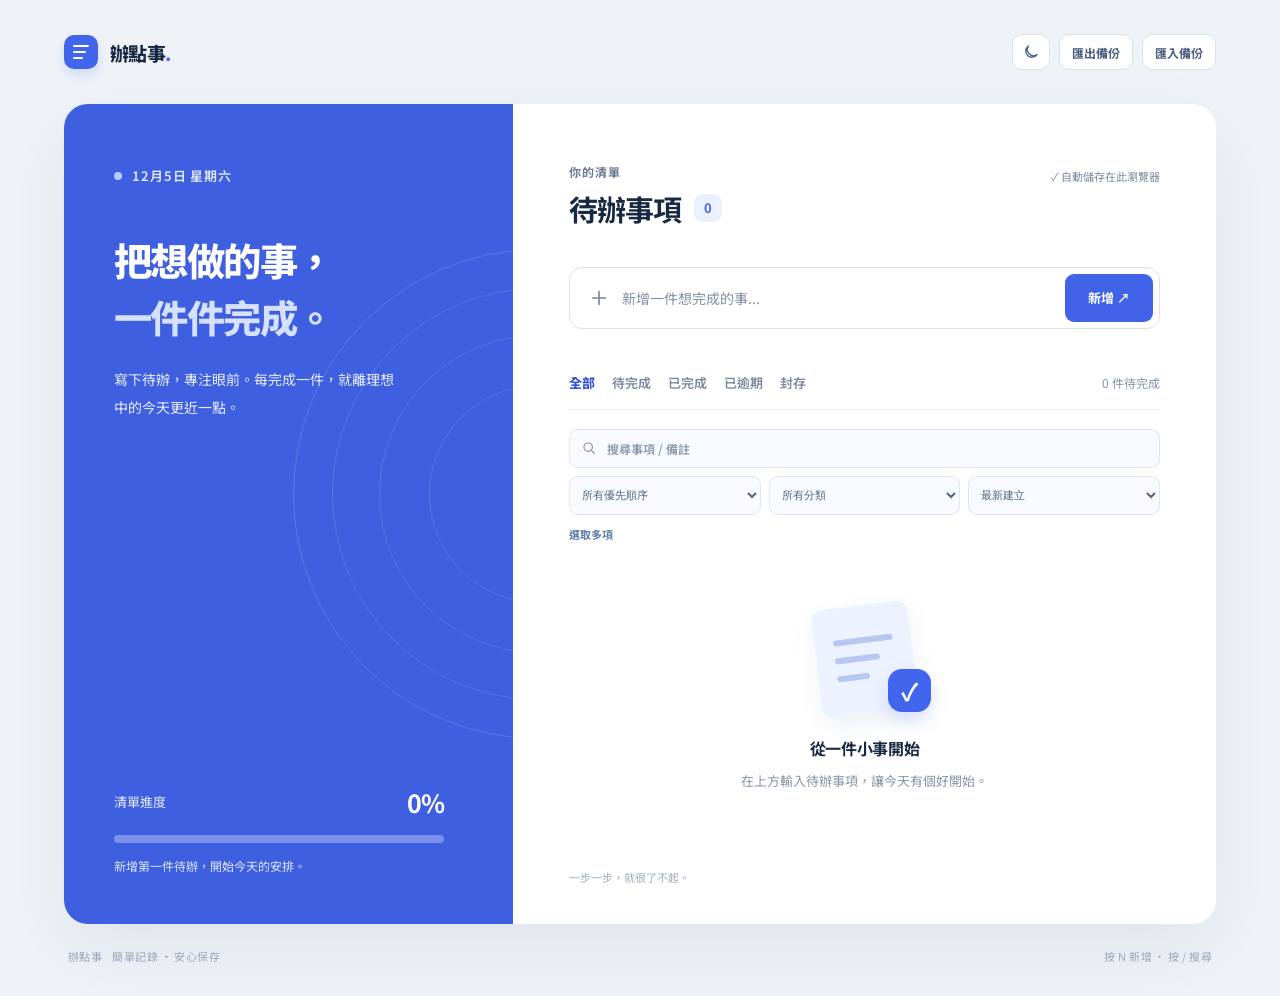
<file: index.html>
<!doctype html>
<html lang="zh-Hant">
  <head>
    <meta charset="UTF-8" />
    <meta name="viewport" content="width=device-width, initial-scale=1" />
    <meta name="theme-color" content="#eff3f8" />
    <meta
      name="description"
      content="辦點事，把想做的，變成做到了。具備日期、優先順序、子任務與本機備份的待辦清單。"
    />
    <title>辦點事 · 把想做的，變成做到了</title>
    <link rel="icon" href="favicon.svg" type="image/svg+xml" />
    <link rel="stylesheet" href="styles.css" />
    <script src="script.js" defer></script>
  </head>
  <body>
    <div class="app-shell">
      <header class="topbar">
        <a class="brand" href="./" aria-label="辦點事首頁"
          ><span class="brand-mark" aria-hidden="true"
            ><span></span><span></span><span></span></span
          ><span>辦點事<span class="brand-dot">.</span></span></a
        >
        <div class="top-actions">
          <button
            type="button"
            id="theme-toggle"
            class="top-action"
            aria-label="切換深色模式"
            title="切換深色模式"
          >
            <svg viewBox="0 0 24 24" fill="none" aria-hidden="true">
              <path
                d="M20 15.4A8.2 8.2 0 0 1 8.6 4 8.2 8.2 0 1 0 20 15.4Z"
                stroke="currentColor"
                stroke-width="1.8"
                stroke-linejoin="round"
              />
            </svg>
          </button>
          <button
            type="button"
            id="export-button"
            class="top-action text-action"
          >
            匯出備份
          </button>
          <button
            type="button"
            id="import-button"
            class="top-action text-action"
          >
            匯入備份
          </button>
          <input
            id="import-file"
            type="file"
            accept=".json,application/json"
            hidden
          />
        </div>
      </header>

      <main class="workspace">
        <aside class="intro-panel" aria-label="清單概覽">
          <div class="intro-content">
            <div class="date-line">
              <span class="date-indicator" aria-hidden="true"></span
              ><span id="today-date"></span>
            </div>
            <h1>把想做的事，<br /><span>一件件完成。</span></h1>
            <p class="intro-description">
              寫下待辦，專注眼前。每完成一件，就離理想中的今天更近一點。
            </p>
          </div>
          <div class="progress-block">
            <div class="progress-heading">
              <span>清單進度</span><strong id="progress-percent">0%</strong>
            </div>
            <div
              class="progress-track"
              role="progressbar"
              aria-label="待辦完成進度"
              aria-valuemin="0"
              aria-valuemax="100"
              aria-valuenow="0"
              id="progress-bar"
            >
              <span id="progress-fill"></span>
            </div>
            <p id="progress-caption">新增第一件待辦，開始今天的安排。</p>
          </div>
          <div class="panel-ornament" aria-hidden="true">
            <span></span><span></span><span></span>
          </div>
        </aside>

        <section class="list-panel" aria-labelledby="list-title">
          <div class="list-heading">
            <div>
              <p class="section-label">你的清單</p>
              <h2 id="list-title">
                待辦事項<span class="task-count" id="task-count">0</span>
              </h2>
            </div>
            <span class="storage-note">✓ 自動儲存在此瀏覽器</span>
          </div>

          <form id="add-form" class="add-form" autocomplete="off">
            <label class="sr-only" for="new-task">新增待辦事項</label>
            <span class="add-icon" aria-hidden="true"
              ><svg viewBox="0 0 24 24" fill="none">
                <path
                  d="M12 5v14M5 12h14"
                  stroke="currentColor"
                  stroke-width="1.8"
                  stroke-linecap="round"
                /></svg
            ></span>
            <input
              id="new-task"
              name="task"
              type="text"
              maxlength="200"
              placeholder="新增一件想完成的事..."
              required
            />
            <button type="submit">
              新增 <span aria-hidden="true">↗</span>
            </button>
          </form>
          <p class="form-error" id="form-error" role="alert" hidden></p>

          <div class="list-toolbar">
            <div class="filters" role="group" aria-label="篩選待辦事項">
              <button
                type="button"
                class="filter is-active"
                data-filter="all"
                aria-pressed="true"
              >
                全部
              </button>
              <button
                type="button"
                class="filter"
                data-filter="active"
                aria-pressed="false"
              >
                待完成
              </button>
              <button
                type="button"
                class="filter"
                data-filter="completed"
                aria-pressed="false"
              >
                已完成
              </button>
              <button
                type="button"
                class="filter"
                data-filter="overdue"
                aria-pressed="false"
              >
                已逾期
              </button>
              <button
                type="button"
                class="filter"
                data-filter="archived"
                aria-pressed="false"
              >
                封存
              </button>
            </div>
            <span id="remaining-count" class="remaining-count">0 件待完成</span>
          </div>

          <div class="tool-row">
            <label class="search-wrap"
              ><span class="sr-only">搜尋事項</span
              ><svg viewBox="0 0 24 24" fill="none" aria-hidden="true">
                <circle
                  cx="10.8"
                  cy="10.8"
                  r="6.3"
                  stroke="currentColor"
                  stroke-width="1.8"
                />
                <path
                  d="m16 16 4.2 4.2"
                  stroke="currentColor"
                  stroke-width="1.8"
                  stroke-linecap="round"
                /></svg
              ><input
                id="search-input"
                type="search"
                placeholder="搜尋事項 / 備註"
            /></label>
            <select id="priority-filter" aria-label="依優先順序篩選">
              <option value="all">所有優先順序</option>
              <option value="high">高優先</option>
              <option value="medium">中優先</option>
              <option value="low">低優先</option>
              <option value="none">未設定</option>
            </select>
            <select id="category-filter" aria-label="依分類篩選">
              <option value="all">所有分類</option>
            </select>
            <select id="sort-select" aria-label="排序方式">
              <option value="newest">最新建立</option>
              <option value="oldest">最早建立</option>
              <option value="due">截止日</option>
              <option value="priority">優先順序</option>
              <option value="name">名稱</option>
            </select>
          </div>
          <div class="selection-row">
            <button
              id="select-mode"
              type="button"
              class="link-button"
              aria-pressed="false"
            >
              選取多項
            </button>
            <div id="batch-actions" class="batch-actions" hidden>
              <button type="button" id="select-all">全選目前結果</button
              ><span id="selected-count">已選 0 件</span
              ><button type="button" id="batch-complete">標記完成</button
              ><button type="button" id="batch-delete" class="danger-text">
                刪除
              </button>
            </div>
          </div>

          <ul id="task-list" class="task-list" aria-label="待辦事項清單"></ul>
          <div id="empty-state" class="empty-state" hidden>
            <div class="empty-art" aria-hidden="true">
              <span class="empty-paper"
                ><span></span><span></span><span></span></span
              ><span class="empty-check">✓</span>
            </div>
            <h3 id="empty-title">從一件小事開始</h3>
            <p id="empty-description">在上方輸入待辦事項，讓今天有個好開始。</p>
          </div>
          <div class="list-footer">
            <span>一步一步，就很了不起。</span
            ><button id="clear-completed" type="button" hidden>
              清除已完成
            </button>
          </div>
        </section>
      </main>
      <footer class="site-footer">
        <span>辦點事</span><span>簡單記錄 · 安心保存</span
        ><span class="shortcut-hint">按 N 新增 · 按 / 搜尋</span>
      </footer>
    </div>

    <dialog id="task-dialog" class="task-dialog" aria-labelledby="dialog-title">
      <form id="detail-form" class="detail-form">
        <div class="dialog-heading">
          <div>
            <p class="section-label">事項詳細</p>
            <h2 id="dialog-title">編輯待辦</h2>
          </div>
          <button
            type="button"
            id="close-dialog"
            class="icon-button"
            aria-label="關閉"
          >
            ×
          </button>
        </div>
        <label class="field"
          >事項名稱<input id="detail-text" type="text" maxlength="200" required
        /></label>
        <div class="field-grid">
          <label class="field"
            >截止日<input id="detail-due" type="date" /></label
          ><label class="field"
            >優先順序<select id="detail-priority">
              <option value="none">未設定</option>
              <option value="high">高優先</option>
              <option value="medium">中優先</option>
              <option value="low">低優先</option>
            </select></label
          >
        </div>
        <div class="field-grid">
          <label class="field"
            >分類<input
              id="detail-category"
              type="text"
              maxlength="40"
              placeholder="例如：工作、生活" /></label
          ><label class="field"
            >重複<select id="detail-repeat">
              <option value="none">不重複</option>
              <option value="daily">每天</option>
              <option value="weekly">每週</option>
              <option value="monthly">每月</option>
            </select></label
          >
        </div>
        <label class="field"
          >備註<textarea
            id="detail-notes"
            maxlength="2000"
            rows="3"
            placeholder="補充一些細節...可留空"
          ></textarea>
        </label>
        <div class="subtask-section">
          <div class="subtask-heading">
            <strong>子任務</strong><span id="subtask-progress">0 / 0</span>
          </div>
          <ul id="subtask-list"></ul>
          <div class="subtask-add">
            <label class="sr-only" for="subtask-input">新增子任務</label
            ><input
              id="subtask-input"
              type="text"
              maxlength="120"
              placeholder="新增一個小步驟"
            /><button id="add-subtask" type="button">加入</button>
          </div>
        </div>
        <div class="dialog-actions">
          <button id="cancel-dialog" type="button" class="secondary-button">
            取消</button
          ><button type="submit" class="primary-button">儲存變更</button>
        </div>
      </form>
    </dialog>
    <div id="toast" class="toast" role="status" aria-live="polite" hidden>
      <span id="toast-message"></span
      ><button id="undo-button" type="button" hidden>復原</button
      ><button id="dismiss-toast" type="button" aria-label="關閉提示">×</button>
    </div>
    <p id="status-message" class="sr-only" role="status" aria-live="polite"></p>
  </body>
</html>
</file>
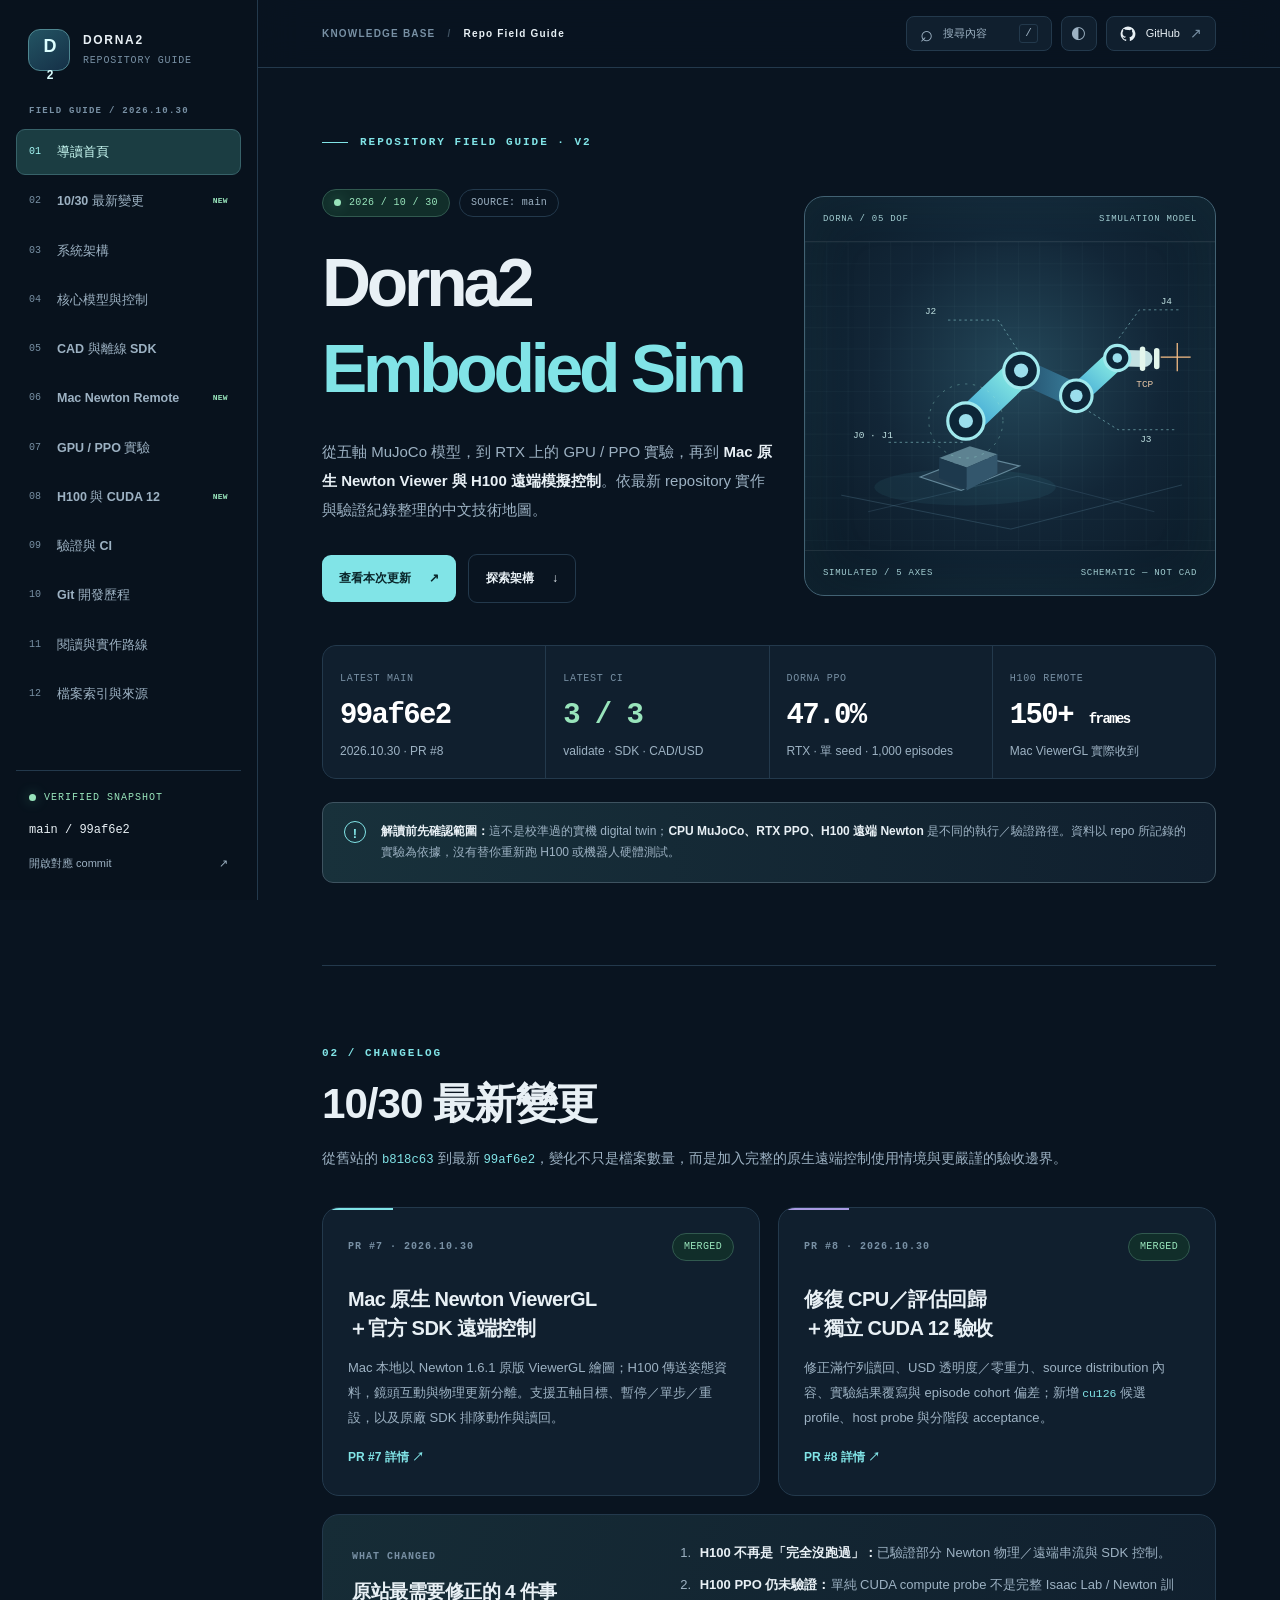
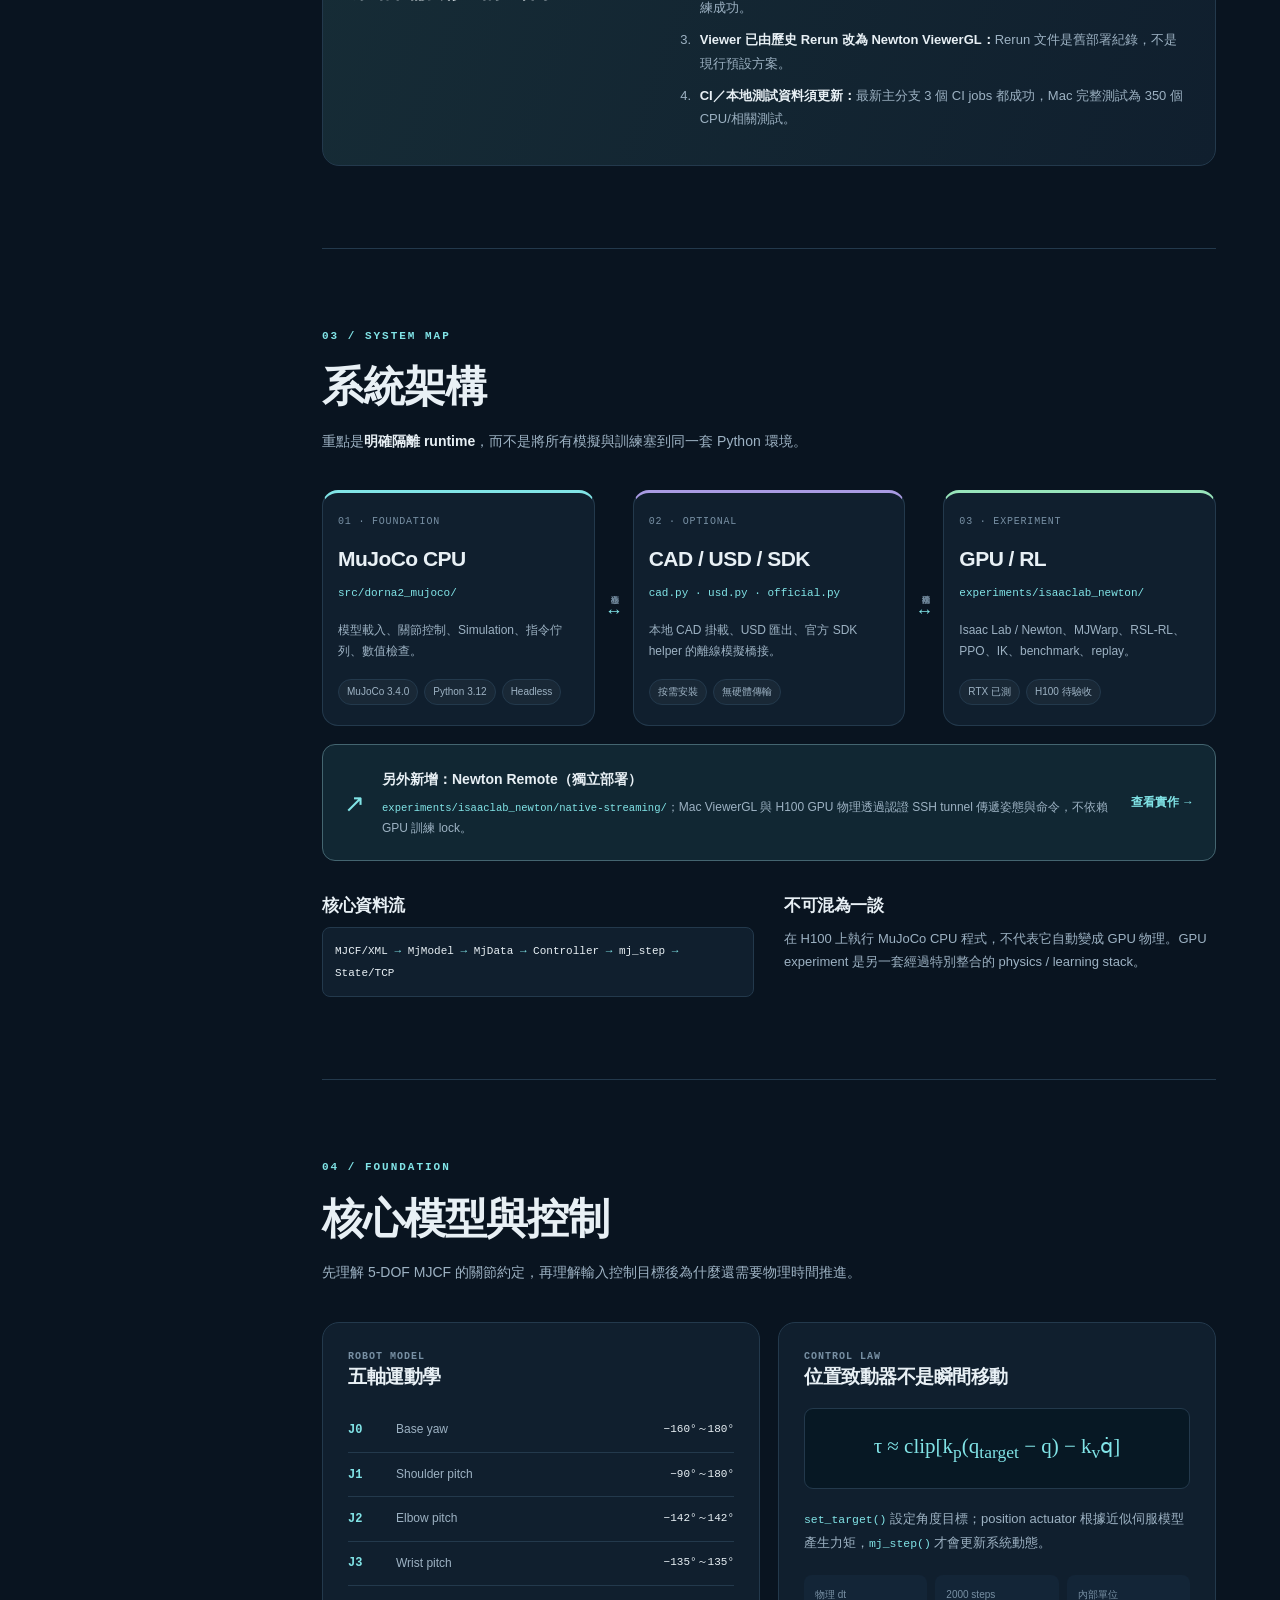
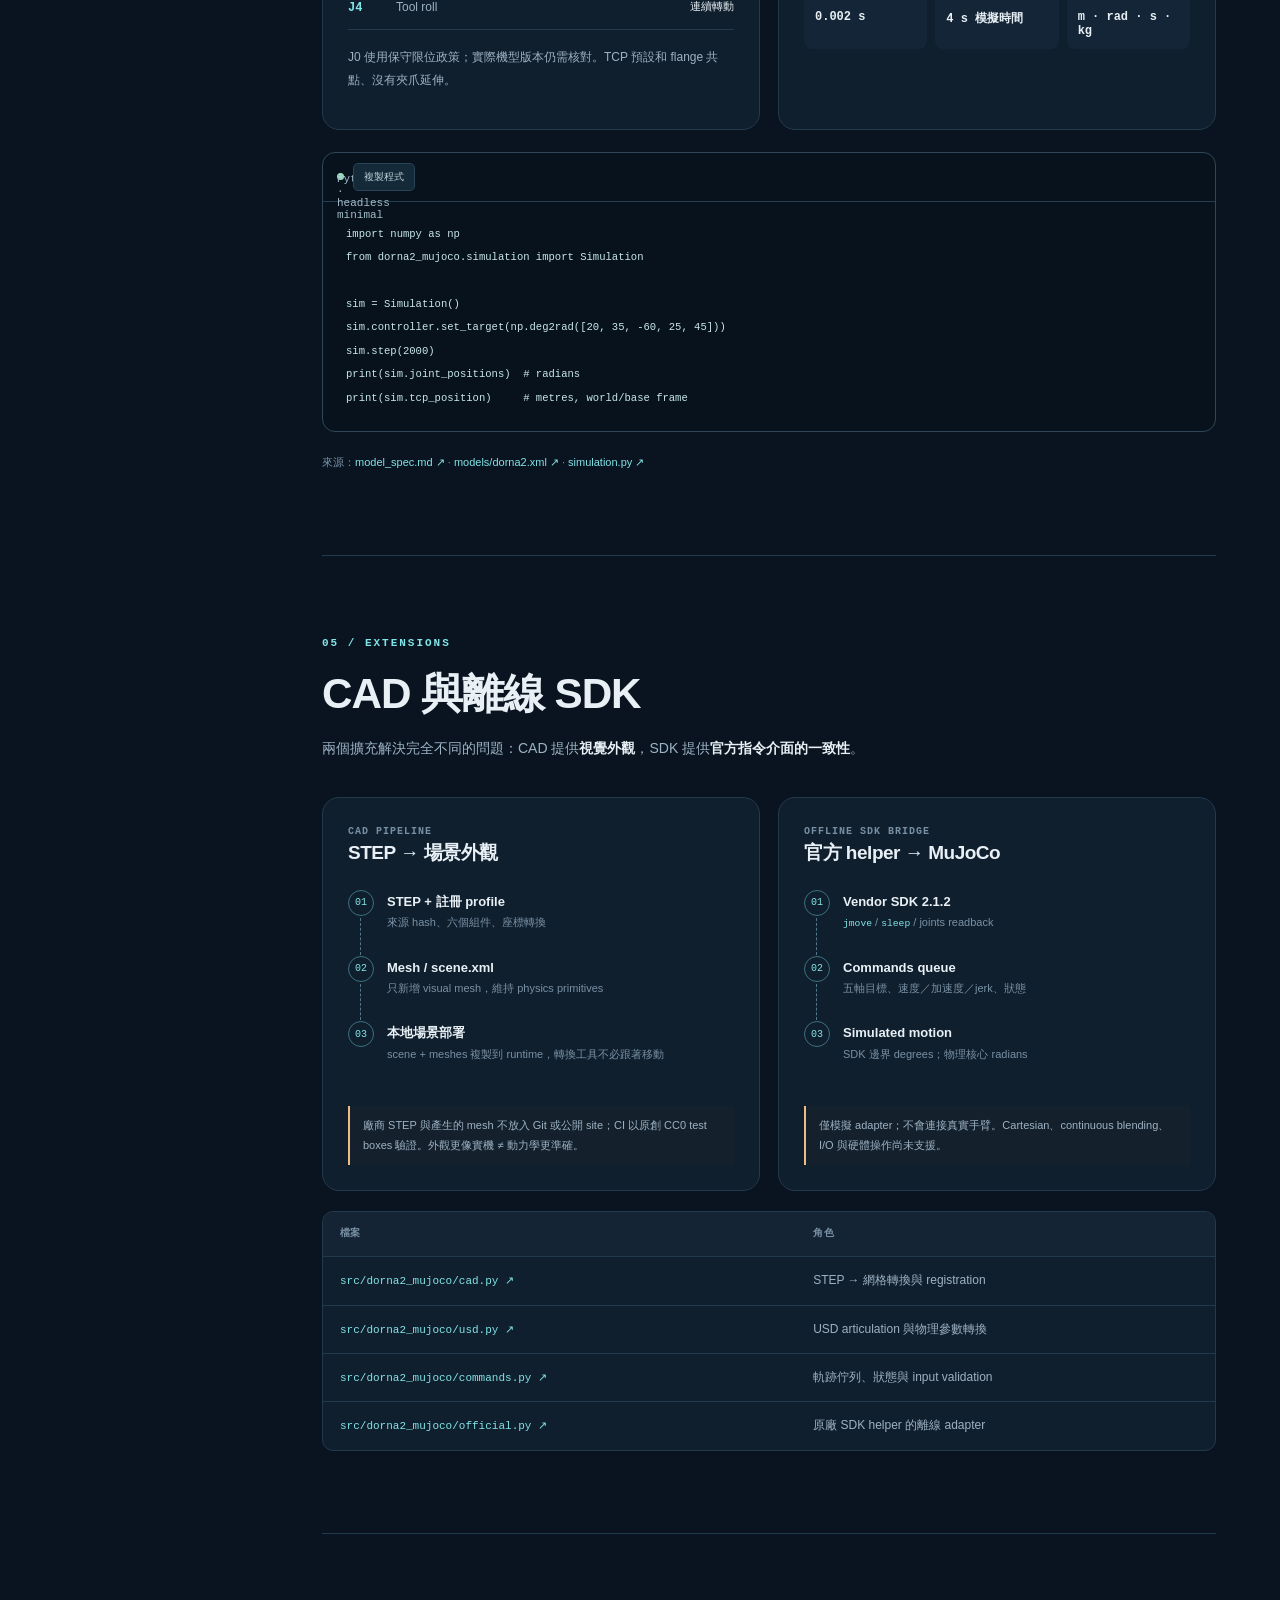
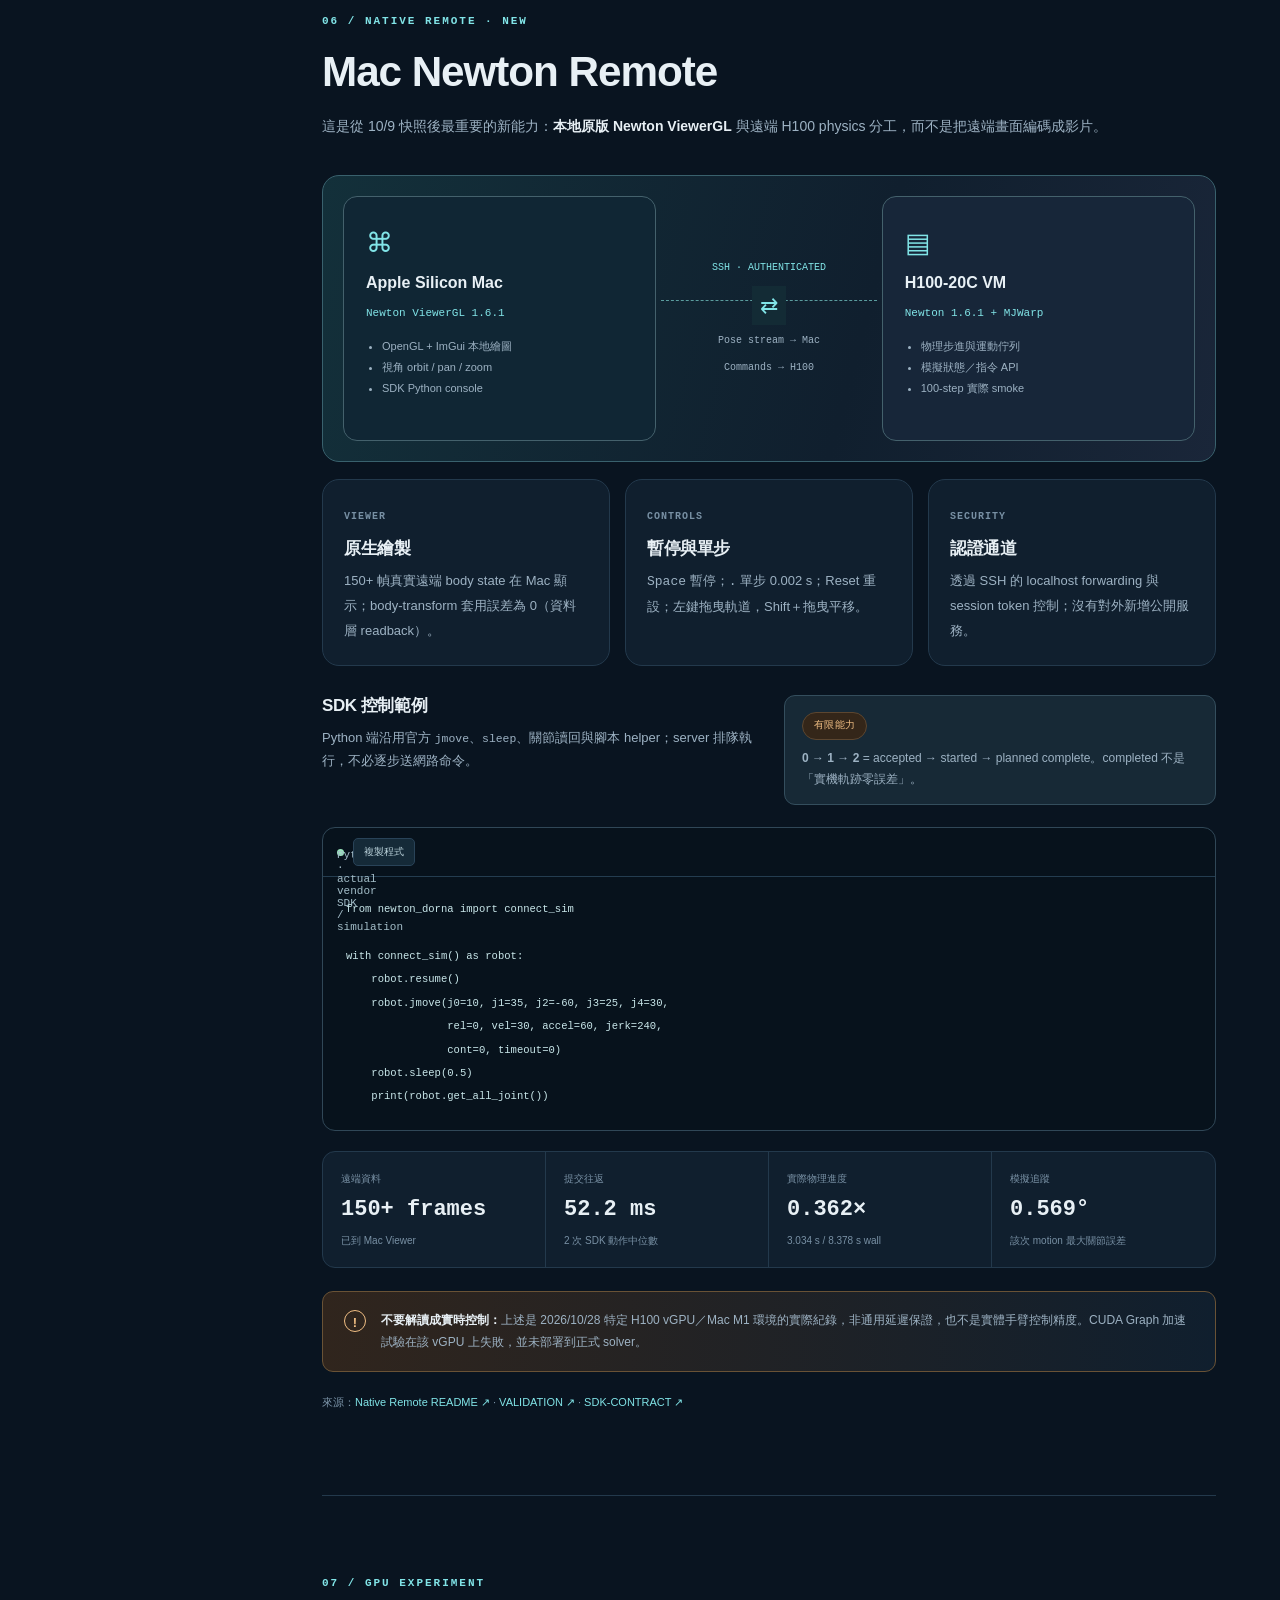
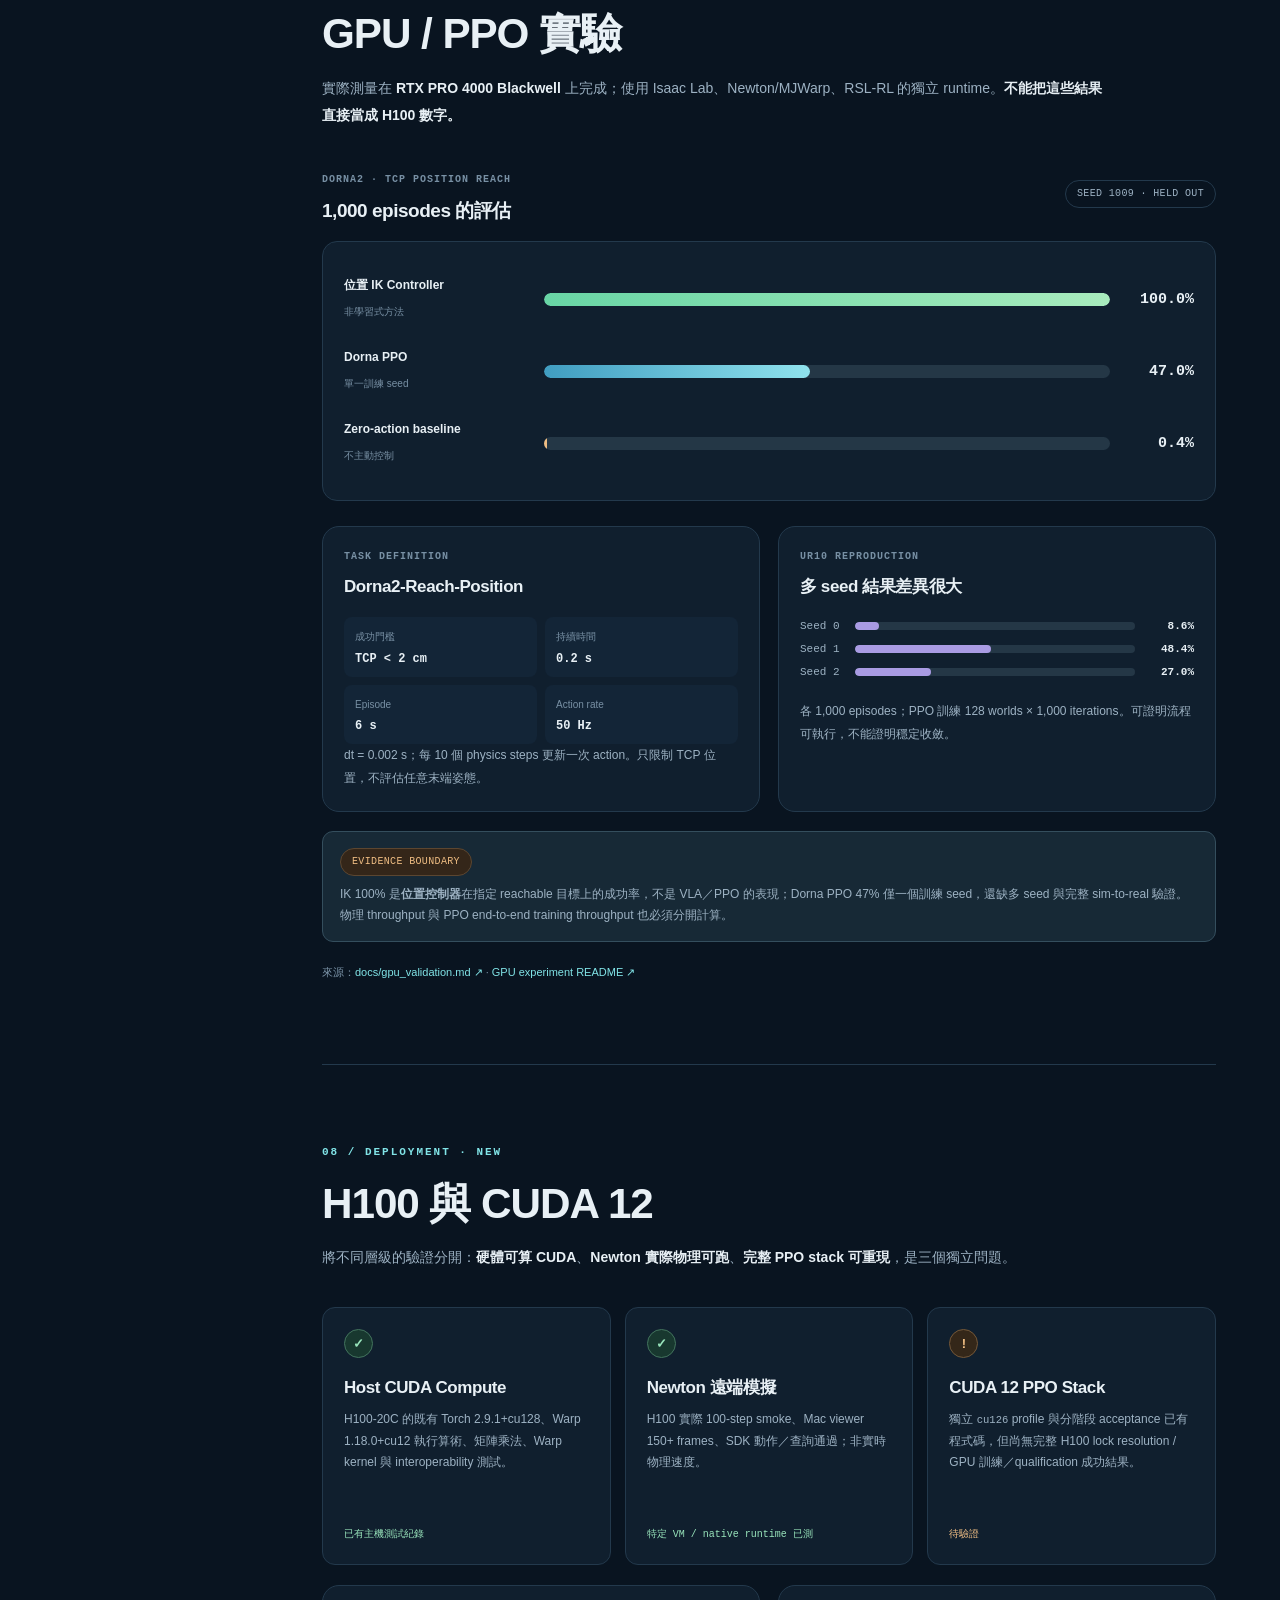
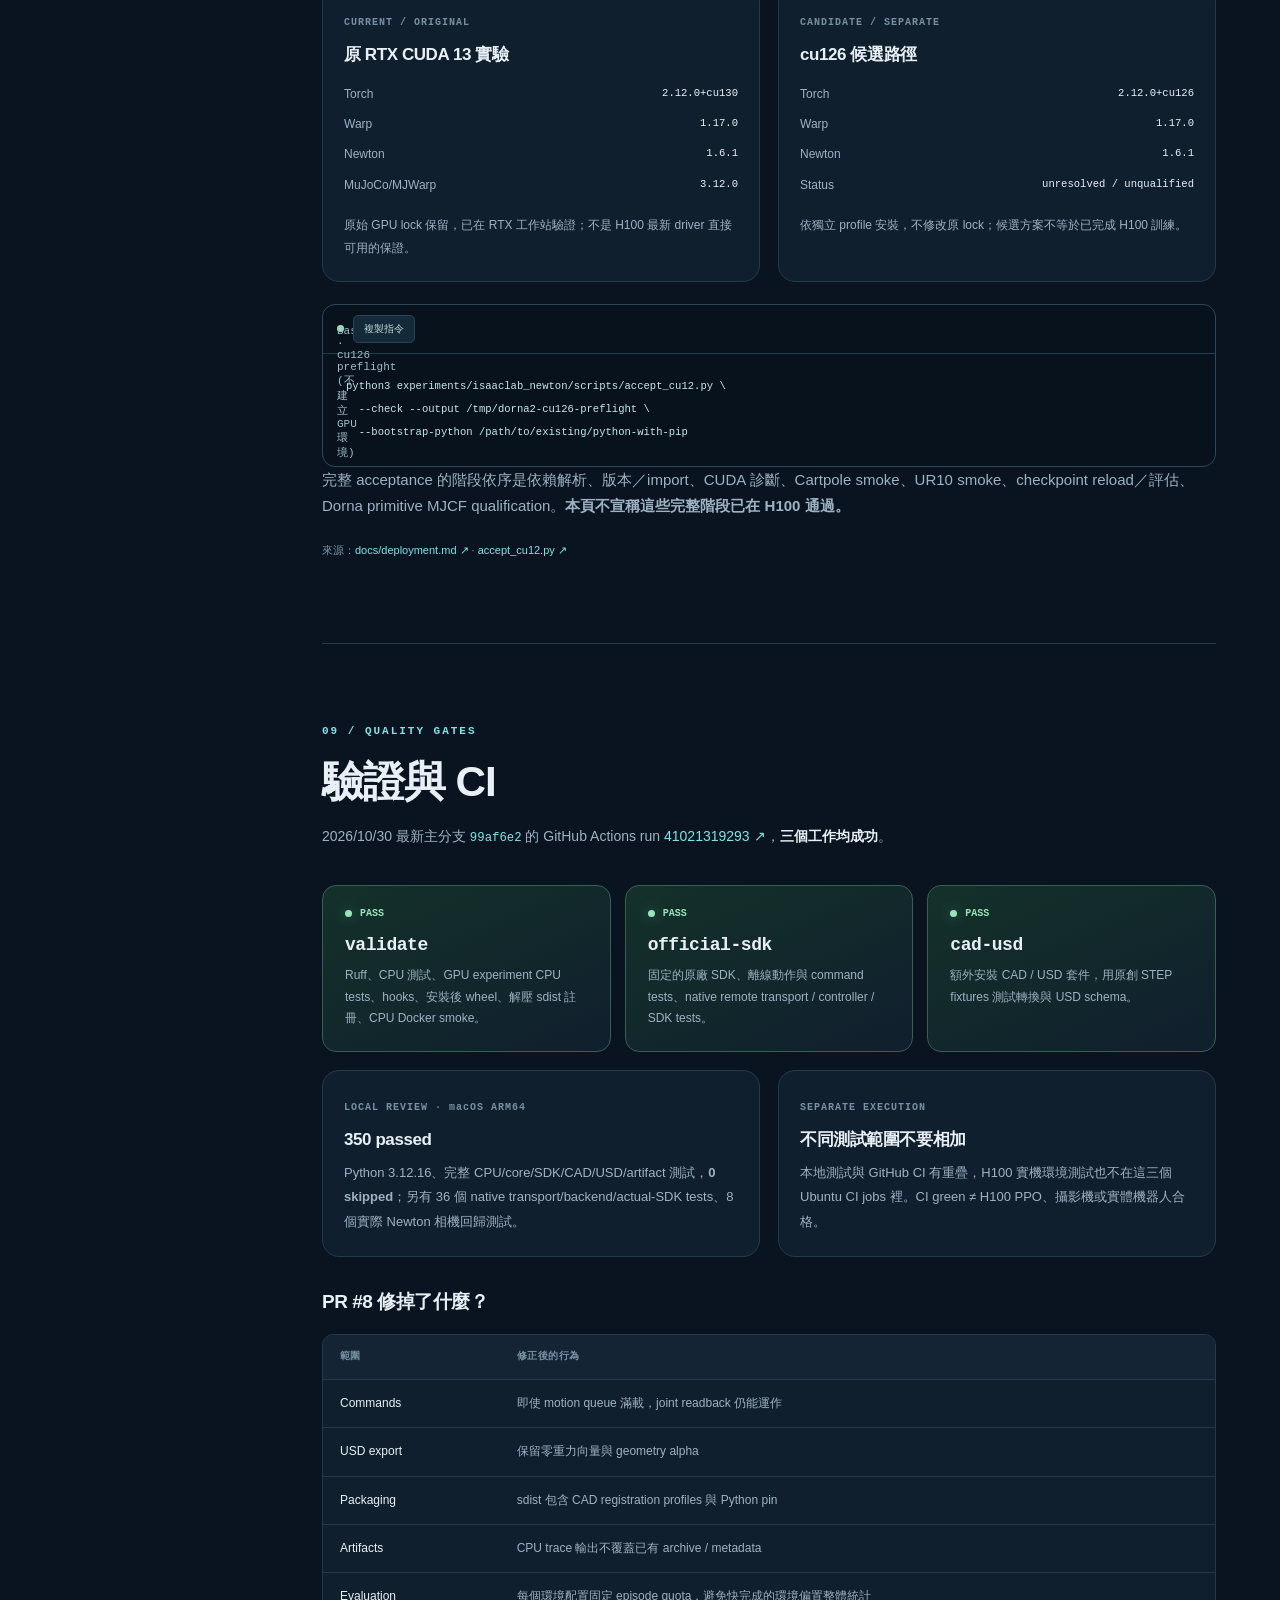
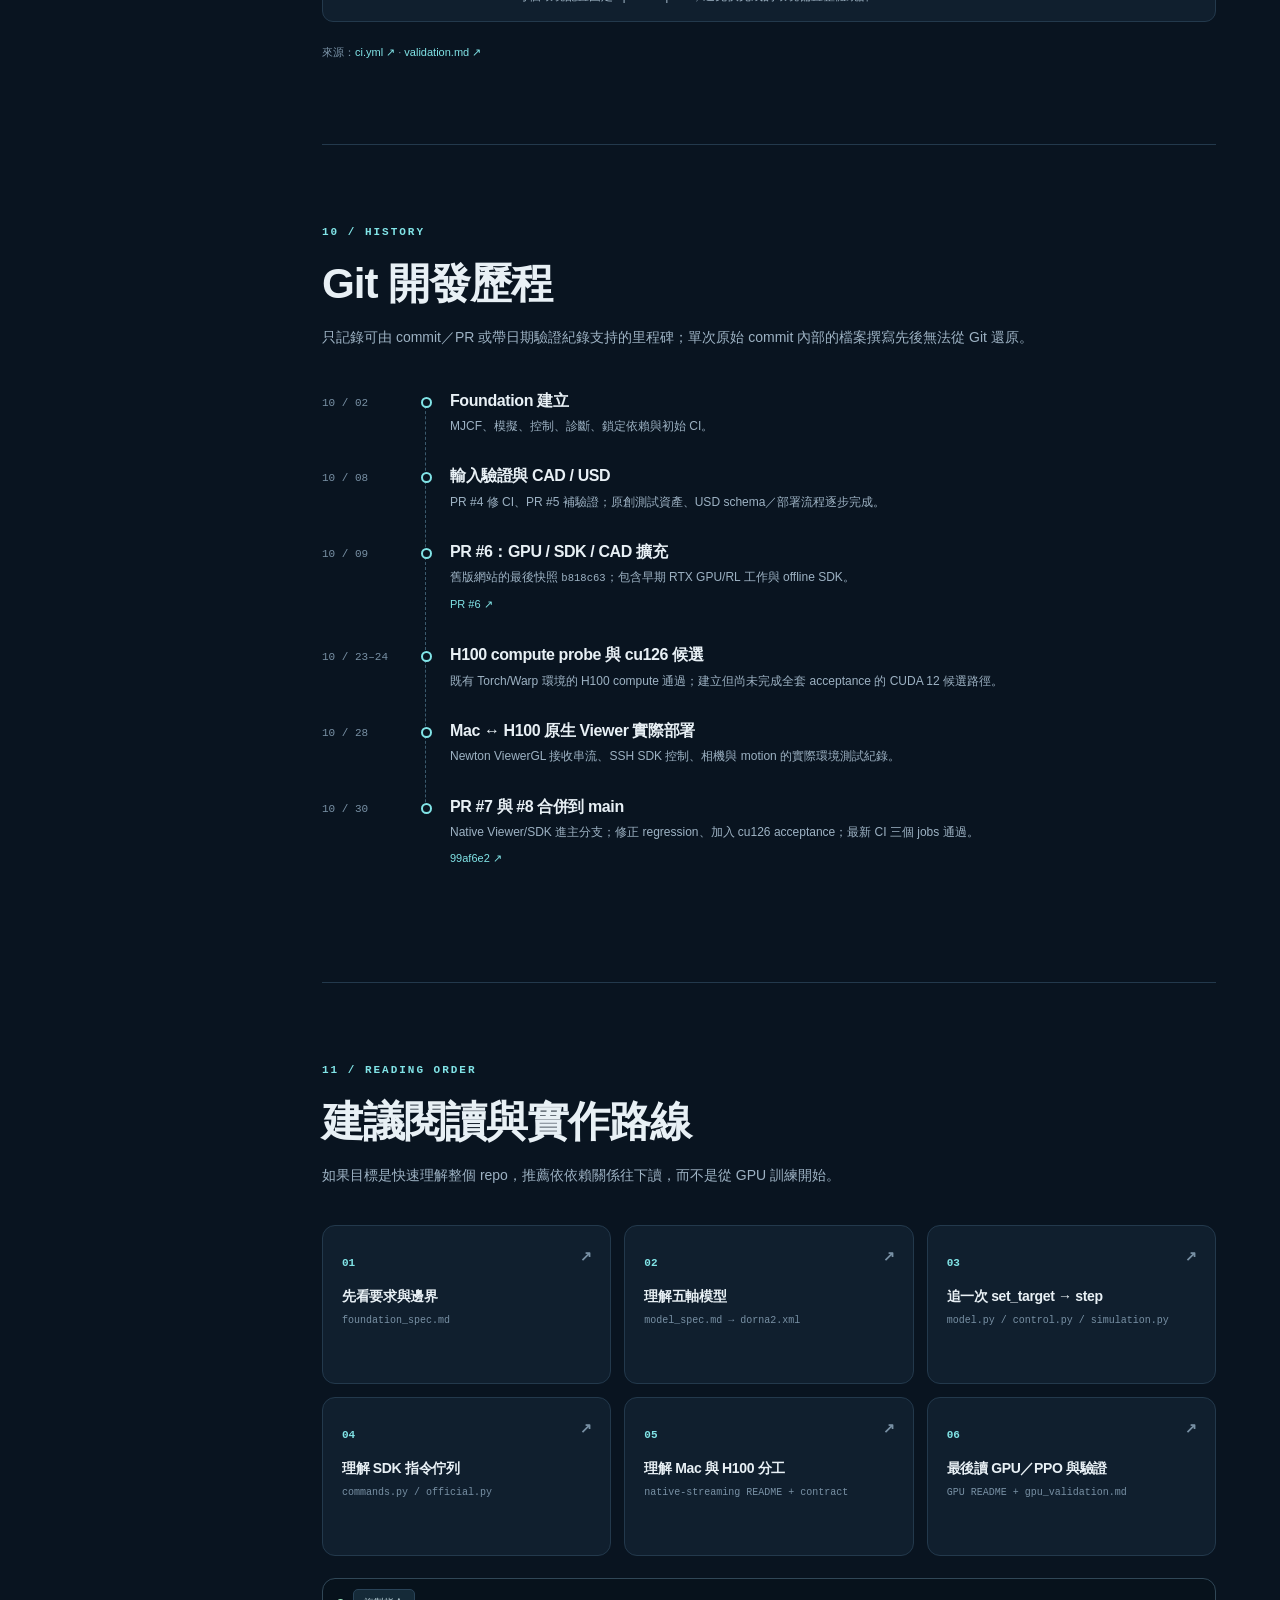
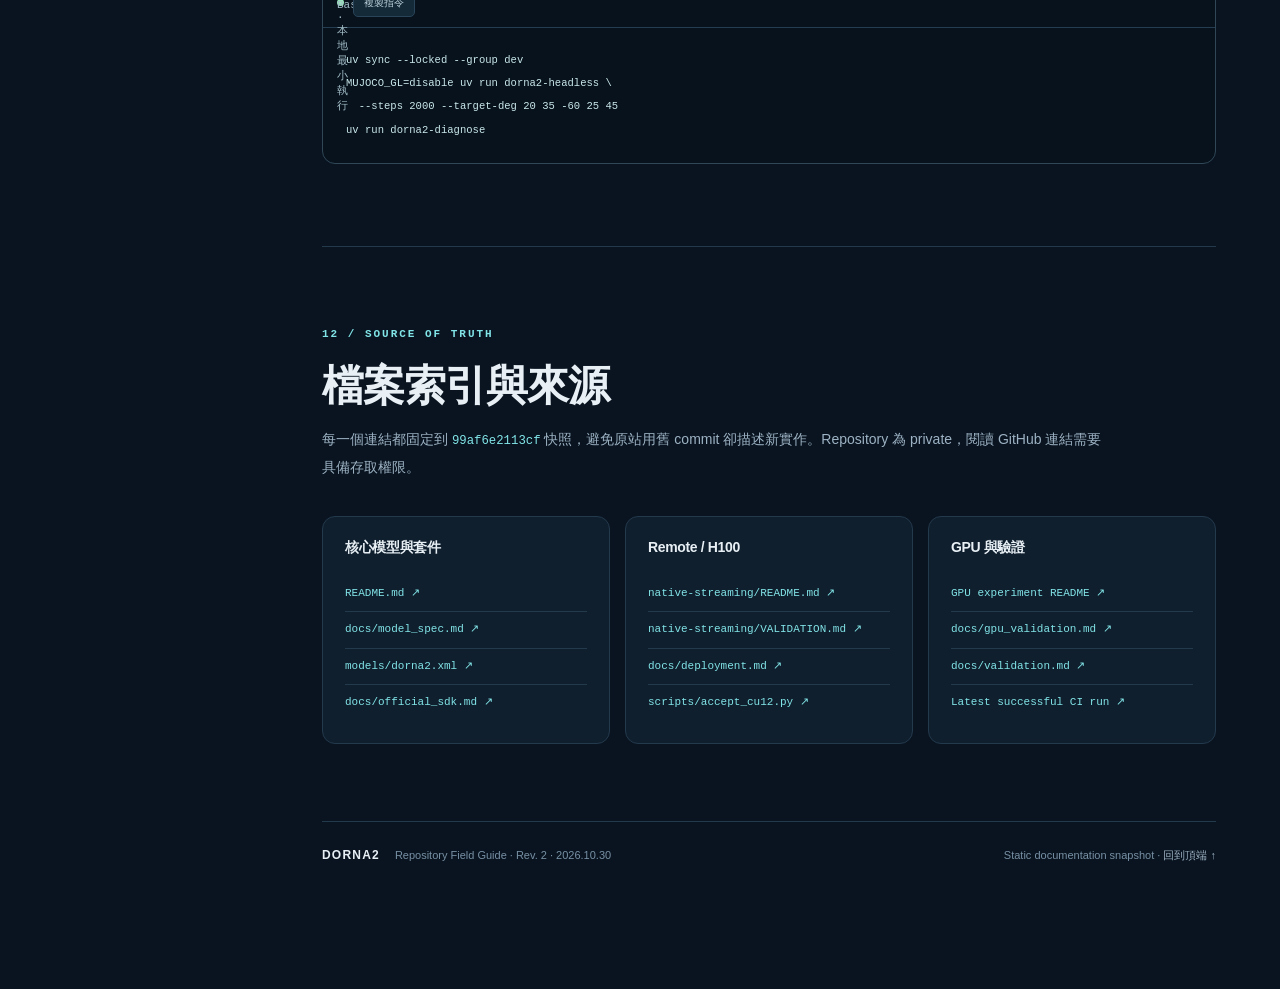
<file: dorna2-guide/index.html>
<!doctype html>
<html lang="zh-Hant">
<head>
  <meta charset="utf-8">
  <meta name="viewport" content="width=device-width,initial-scale=1">
  <meta name="description" content="Dorna2 Embodied Sim｜基於 2026-10-30 GitHub main 99af6e2 的繁體中文技術導讀，含架構、Newton Remote、SDK、GPU、H100 與驗證證據。">
  <meta name="theme-color" content="#091421">
  <meta property="og:title" content="Dorna2 · Repository Field Guide">
  <meta property="og:description" content="以 GitHub main 99af6e2 為基準的 Dorna2 Embodied Sim 技術地圖。">
  <title>Dorna2 Repo 導讀 · 2026.10.30</title>
  <style>:root{color-scheme:dark;--bg:#091420;--bg2:#0b1826;--sidebar:#08121d;--surface:#101f2e;--surface2:#132537;--line:#23394c;--muted:#9db2c3;--muted2:#7890a4;--text:#e8f0f5;--strong:#fff;--cyan:#81e4e7;--cyan-dim:#17454b;--purple:#a99be3;--green:#98e4bb;--amber:#efbd83;--shadow:0 22px 70px #0004;--radius:17px}
html{scroll-behavior:smooth;scroll-padding-top:82px}*{box-sizing:border-box}body{margin:0;background:var(--bg);color:var(--text);font:15px/1.78 -apple-system,BlinkMacSystemFont,"Inter","Noto Sans TC","PingFang TC","Microsoft JhengHei",sans-serif;-webkit-font-smoothing:antialiased}a{color:var(--cyan);text-decoration:none}a:hover{text-decoration:none}button,input{font:inherit}button{cursor:pointer}button:focus-visible,a:focus-visible,input:focus-visible{outline:2px solid var(--cyan);outline-offset:3px}kbd,code,pre,.mini-label,.section-num,.eyebrow,.stat-label,.device-block small,.sidebar-label,.layer-kicker,.hero-art-top,.hero-art-foot{font-family:"SFMono-Regular",Consolas,"Liberation Mono",monospace}code{font-size:.88em}p{margin:0 0 1em}strong,b{font-weight:680}h1,h2,h3{line-height:1.27;margin-top:0;letter-spacing:-.025em}h1{font-size:clamp(46px,5.3vw,72px);letter-spacing:-.062em;font-weight:790}h2{font-size:clamp(29px,3.3vw,44px);font-weight:730}h3{font-size:19px;font-weight:710}small{font-size:12px}::selection{background:#37929b80;color:#fff}.read-progress{height:2px;position:fixed;top:0;left:0;z-index:40;width:0;background:linear-gradient(90deg,var(--cyan),var(--green));transition:width .08s linear}.shell{display:flex;min-height:100vh}.sidebar{width:258px;position:fixed;top:0;bottom:0;left:0;background:var(--sidebar);border-right:1px solid var(--line);z-index:20;display:flex;flex-direction:column;padding:29px 16px 18px;overflow:auto}.brand{display:flex;align-items:center;gap:13px;color:var(--text);padding:0 12px 32px}.brand:hover{color:var(--text)}.brand-mark{height:42px;width:42px;flex-shrink:0;display:grid;place-items:center;border:1px solid #4e8690;background:linear-gradient(145deg,#235463,#153047);border-radius:12px;color:#ddffff;font-size:18px;font-weight:850;letter-spacing:-2px}.brand-mark span{font-size:12px;transform:translateY(3px)}.brand strong{display:block;letter-spacing:.14em;font-size:12px}.brand small{display:block;letter-spacing:.08em;font:10px/1.8 Consolas,monospace;color:var(--muted2)}.sidebar-label{font-size:9px;letter-spacing:.14em;color:var(--muted2);padding:0 13px 10px;font-weight:700}.side-nav{display:flex;flex-direction:column;gap:3px}.side-nav>a{display:flex;align-items:center;gap:11px;color:var(--muted);font-size:12.5px;font-weight:560;padding:11px 12px;border-radius:9px;border:1px solid transparent;white-space:nowrap}.side-nav>a>span{font:10px/1 Consolas,monospace;color:var(--muted2);width:17px;flex:none}.side-nav>a:hover{background:#ffffff0a;color:var(--strong)}.side-nav>a.active{background:#1b3d42;border-color:#376269;color:#cffff8}.side-nav>a.active span{color:#a5f8f5}.new{font-size:8px;color:var(--green);font-family:Consolas,monospace;letter-spacing:.04em;margin-left:auto}.sidebar-bottom{margin-top:auto;border-top:1px solid var(--line);padding:22px 13px 8px}.sidebar-bottom p{font:10px/1 Consolas,monospace;color:var(--green);letter-spacing:.1em;display:flex;gap:8px;align-items:center;margin-bottom:12px}.sidebar-bottom code{color:var(--text);font-size:12px}.quiet-link{display:flex;justify-content:space-between;font-size:11px;color:var(--muted);padding-top:13px}.pulse{height:7px;width:7px;display:inline-block;border-radius:50%;background:var(--green);box-shadow:0 0 13px #61d3a677;flex:none}.workspace{margin-left:258px;min-width:0;flex:1}.topbar{position:sticky;top:0;height:68px;z-index:12;display:flex;align-items:center;justify-content:space-between;padding:0 clamp(28px,5vw,78px);background:color-mix(in srgb,var(--bg) 88%,transparent);backdrop-filter:blur(19px);border-bottom:1px solid var(--line)}.breadcrumbs{font-size:10px;letter-spacing:.12em;color:var(--muted2);font-weight:720}.breadcrumbs i{font-style:normal;opacity:.5;padding:0 12px}.breadcrumbs strong{color:var(--text)}.topbar-right{display:flex;gap:9px;align-items:center}.search-button,.icon-btn,.github-button{display:inline-flex;align-items:center;justify-content:center;gap:10px;border:1px solid var(--line);height:35px;border-radius:8px;background:var(--surface);color:var(--muted);padding:0 13px;font-size:11px}.search-button:hover,.icon-btn:hover,.github-button:hover{color:var(--text);border-color:#4f8694}.search-symbol{font-size:22px;line-height:1}.search-button kbd{font-size:11px;border:1px solid var(--line);padding:0 5px;border-radius:3px;margin-left:22px;line-height:1.6}.icon-btn{padding:0;width:36px;font-size:17px}.github-button{color:var(--text)}.github-button span{font-size:14px;color:var(--muted2)}.mobile-menu{display:none}.content{width:min(100%,1320px);padding:0 clamp(28px,5vw,78px) 42px;margin:auto}.doc-section{padding:78px 0 82px;border-bottom:1px solid var(--line);scroll-margin-top:72px}.doc-section:last-child{border-bottom:none}.hero-section{padding-top:65px}.eyebrow,.section-num{font-size:11px;letter-spacing:.18em;font-weight:750;color:var(--cyan)}.eyebrow{display:flex;align-items:center;gap:12px}.eyebrow-line{width:26px;height:1px;background:var(--cyan)}.hero-layout{display:grid;grid-template-columns:1.03fr .97fr;gap:24px;align-items:center;margin-top:36px}.hero-meta{display:flex;flex-wrap:wrap;gap:9px;margin-bottom:23px}.pill{display:inline-flex;align-items:center;gap:8px;border:1px solid var(--line);border-radius:30px;font:10px/1 Consolas,monospace;padding:8px 11px;color:var(--muted);letter-spacing:.035em}.pill-live{border-color:#31594f;background:#112e2a;color:var(--green)}.pill-green{color:var(--green);border-color:#31594f;background:#112e2a}.pill-amber{color:var(--amber);border-color:#5c4630;background:#342619}.hero-copy h1{margin:0 0 25px}.hero-copy h1 em{font-style:normal;color:var(--cyan);white-space:nowrap}.hero-lead{color:var(--muted);font-size:15px;max-width:560px;line-height:1.95}.hero-lead strong{color:var(--text)}.hero-actions{display:flex;align-items:center;gap:12px;margin-top:29px;flex-wrap:wrap}.primary-cta,.secondary-cta{display:inline-flex;gap:18px;align-items:center;border-radius:9px;font-weight:710;font-size:12px;padding:13px 17px;transition:transform .2s ease}.primary-cta{background:var(--cyan);color:#09252a}.secondary-cta{border:1px solid var(--line);color:var(--text)}.primary-cta:hover,.secondary-cta:hover{transform:translateY(-2px)}.hero-art{border:1px solid #426273;border-radius:20px;background:radial-gradient(circle at 52% 44%,#24485a 0%,#122637 47%,#0a1723 100%);box-shadow:inset 0 0 60px #4ec1c316;overflow:hidden;color:#84b9bf;min-width:0}.hero-art-top,.hero-art-foot{display:flex;justify-content:space-between;padding:14px 18px;font-size:9px;letter-spacing:.08em;color:#a1ccd0}.hero-art-top{border-bottom:1px solid #ffffff14}.hero-art-foot{border-top:1px solid #ffffff14}.robot-svg{display:block;width:100%;height:auto}.svg-annotations path{fill:none;stroke:#91d2d6;stroke-dasharray:3 4;opacity:.7}.svg-annotations text{fill:#bddedf;font-size:12px;font-family:Consolas,monospace}.stat-grid{display:grid;grid-template-columns:repeat(4,1fr);gap:1px;border:1px solid var(--line);border-radius:14px;overflow:hidden;background:var(--line);margin-top:42px}.stat{background:var(--surface);padding:22px 21px}.stat-label{font-size:10px;color:var(--muted2);letter-spacing:.07em}.stat strong{display:block;font:700 clamp(22px,2.3vw,29px)/1.8 Consolas,monospace;letter-spacing:-.055em;color:var(--strong)}.stat small{color:var(--muted);display:block;line-height:1.6}.stat .inline-small{font-size:14px;display:inline;color:inherit}.stat .success-text{color:var(--green)}.intro-note{margin-top:23px;padding:18px 21px;display:flex;gap:15px;align-items:flex-start;border:1px solid #3e5360;background:linear-gradient(90deg,#18313b,var(--surface));border-radius:11px}.intro-note .note-icon{width:22px;height:22px;border:1px solid var(--cyan);color:var(--cyan);font-size:13px;flex-shrink:0;display:grid;place-items:center;border-radius:50%;font-weight:900}.intro-note p{margin:0;font-size:12px;color:var(--muted)}.intro-note p strong{color:var(--text)}.intro-note.caution{border-color:#695235;background:linear-gradient(90deg,#30251d,var(--surface))}.intro-note.caution .note-icon{border-color:var(--amber);color:var(--amber)}.section-head{margin-bottom:35px}.section-head .section-num{display:block;margin-bottom:14px}.section-head h2{margin:0 0 14px}.section-head p{max-width:790px;color:var(--muted);margin:0;font-size:14px;line-height:1.95}.section-head p strong{color:var(--text)}.section-head code{color:var(--cyan)}.release-grid,.two-col{display:grid;grid-template-columns:repeat(2,minmax(0,1fr));gap:18px}.release-card,.surface{background:var(--surface);border:1px solid var(--line);border-radius:var(--radius);padding:25px;min-width:0}.release-card{position:relative;overflow:hidden}.release-card::after{content:"";position:absolute;top:0;left:0;width:70px;height:2px;background:var(--cyan)}.release-card:nth-child(2)::after{background:var(--purple)}.release-top{display:flex;justify-content:space-between;align-items:center;gap:9px;margin-bottom:24px}.mini-label{font-size:10px;letter-spacing:.1em;color:var(--muted2);font-weight:750}.release-card h3{font-size:20px;line-height:1.45;margin-bottom:13px}.release-card p,.surface p{font-size:13px;color:var(--muted);line-height:1.9}.release-card code,.surface code{color:var(--cyan)}.inline-link{font-size:12px;font-weight:700;display:inline-flex;align-items:center}.delta-panel{margin-top:18px;border:1px solid var(--line);border-radius:var(--radius);background:linear-gradient(110deg,#162c36,var(--surface));padding:26px 29px;display:grid;grid-template-columns:.55fr 1fr;gap:40px}.delta-panel h3{margin:12px 0}.delta-list{margin:0;padding-left:21px;color:var(--muted);font-size:13px}.delta-list li{padding-left:5px;margin:0 0 9px}.delta-list strong{color:var(--text)}.architecture-map{display:flex;gap:0;align-items:stretch}.layer{flex:1;border:1px solid var(--line);background:var(--surface);border-radius:16px;padding:25px 21px;min-width:0}.layer-blue{border-top:3px solid var(--cyan)}.layer-purple{border-top:3px solid var(--purple)}.layer-green{border-top:3px solid var(--green)}.layer-kicker{font-size:10px;color:var(--muted2);letter-spacing:.08em}.layer h3{font-size:21px;margin:15px 0 5px}.layer code{color:var(--cyan);font-size:11px;overflow-wrap:anywhere}.layer p{font-size:12px;color:var(--muted);margin:15px 0 17px}.chips{display:flex;flex-wrap:wrap;gap:6px}.chips span{font-size:10px;color:var(--muted);border-radius:20px;background:#ffffff0a;border:1px solid var(--line);padding:3px 8px}.layer-connect{display:flex;flex-direction:column;justify-content:center;align-items:center;width:38px;flex:none;gap:6px}.layer-connect span{font:8px Consolas,monospace;color:var(--muted2);writing-mode:vertical-rl}.layer-connect div{color:var(--cyan);font-size:18px}.remote-strip{display:flex;align-items:center;gap:17px;margin-top:18px;padding:21px;border:1px solid #446570;border-radius:13px;background:#112733}.remote-strip-icon{font-size:25px;color:var(--cyan)}.remote-strip>div:nth-child(2){flex:1}.remote-strip strong{font-size:14px}.remote-strip p{font-size:12px;color:var(--muted);margin:4px 0 0}.remote-strip code{color:var(--cyan)}.split-block{display:grid;grid-template-columns:1fr 1fr;gap:30px;margin-top:34px;align-items:start}.split-block h3{font-size:17px;margin:0 0 10px}.split-block p{font-size:13px;color:var(--muted)}.flow-code{font:11px/2 Consolas,monospace;color:var(--text);background:var(--surface);border:1px solid var(--line);padding:12px;border-radius:8px}.flow-code span{color:var(--cyan)}.joint-table{margin:16px 0}.joint-table>div{display:grid;grid-template-columns:36px 1fr auto;gap:12px;border-bottom:1px solid var(--line);align-items:center;padding:11px 0;font-size:12px}.joint-table b{color:var(--cyan);font:700 12px Consolas,monospace}.joint-table span{color:var(--muted)}.joint-table code{font-size:11px;color:var(--text)}.muted{color:var(--muted)!important}.small{font-size:12px!important}.equation{background:#071824;border:1px solid var(--line);padding:21px 18px;margin:18px 0;color:var(--cyan);font:500 clamp(16px,1.8vw,21px)/1.6 Georgia,serif;text-align:center;border-radius:9px;white-space:nowrap;overflow-x:auto}.facts{display:grid;grid-template-columns:repeat(3,1fr);gap:8px;margin-top:19px}.facts>div{background:var(--surface2);padding:11px;border-radius:8px}.facts span{display:block;font-size:10px;color:var(--muted2);margin-bottom:6px}.facts strong{display:block;font:700 12px Consolas,monospace;color:var(--text)}.facts-two{grid-template-columns:repeat(2,1fr)}.code-frame{overflow:hidden;border-radius:13px;border:1px solid #304757;background:#07121c;margin:22px 0 0}.code-top{display:flex;justify-content:space-between;align-items:center;padding:10px 14px;border-bottom:1px solid #243d50;color:#a3bdc8;font:11px Consolas,monospace;gap:12px}.code-top>span{display:flex;align-items:center;gap:9px}.dot{height:7px;width:7px;border-radius:50%;background:var(--green)}.copy-code{background:#152a38;color:#bad2da;border:1px solid #294358;padding:6px 10px;border-radius:5px;font:10px Consolas,monospace}.copy-code:hover{border-color:var(--cyan);color:var(--cyan)}pre{white-space:pre;overflow:auto;margin:0;padding:21px 23px;color:#c9e7ea;font:12px/1.95 Consolas,"Liberation Mono",monospace;tab-size:4}.source-line{font-size:11px;color:var(--muted2);margin:21px 0 0;overflow-wrap:anywhere}.source-line a{color:var(--cyan)}.stepper{margin:25px 0 19px}.stepper>div{display:grid;grid-template-columns:27px 1fr;grid-template-rows:auto auto;gap:0 12px;padding:0 0 23px;position:relative}.stepper>div:not(:last-child)::after{content:"";height:calc(100% - 29px);border-left:1px dashed #51788a;position:absolute;left:12px;top:28px}.stepper span{width:26px;height:26px;border:1px solid #3b7180;color:var(--cyan);border-radius:50%;display:grid;place-items:center;font:10px Consolas,monospace;grid-row:1/3}.stepper strong{font-size:13px}.stepper small{color:var(--muted2);font-size:11px}.warning-inline{border-left:2px solid var(--amber);background:#392c211b;padding:10px 13px;color:var(--muted);font-size:11px}.mini-table-wrap{margin-top:20px;overflow:auto;border:1px solid var(--line);border-radius:11px;background:var(--surface)}table{border-collapse:collapse;width:100%;text-align:left;font-size:12px}th,td{padding:13px 17px;border-bottom:1px solid var(--line);vertical-align:top}th{font:700 10px/1.8 Consolas,monospace;color:var(--muted2);background:#152434;letter-spacing:.045em}tbody tr:last-child td{border-bottom:none}td{color:var(--muted)}td:first-child{color:var(--text)}.file-path{font:11px Consolas,monospace;color:var(--cyan);overflow-wrap:anywhere}.remote-diagram{display:grid;grid-template-columns:1fr 0.72fr 1fr;align-items:center;padding:20px;border:1px solid #39616d;border-radius:17px;background:linear-gradient(105deg,#13303a,#101f2e 60%,#1a2639)}.device-block{padding:22px;border:1px solid #44616c;border-radius:14px;background:#102634;min-height:245px}.device-server{background:#172639}.device-icon{font-size:27px;color:var(--cyan);display:block;height:50px}.device-block strong{display:block;font-size:16px}.device-block small{display:block;font:11px/1.8 Consolas,monospace;color:var(--cyan);margin:6px 0 13px}.device-block ul{font-size:11px;color:var(--muted);padding-left:16px;line-height:1.9;margin:0}.connection-block{text-align:center;padding:5px;color:var(--cyan)}.connection-block span{font:10px/1.7 Consolas,monospace;display:block}.connection-line{position:relative;border-top:1px dashed #5a9c9e;margin:24px 0}.connection-line i{position:absolute;top:-15px;left:50%;transform:translateX(-50%);font-size:22px;font-style:normal;background:#132b35;padding:0 8px}.connection-block small{font:10px/1.9 Consolas,monospace;color:var(--muted)}.three-col{display:grid;grid-template-columns:repeat(3,1fr);gap:15px;margin-top:17px}.surface.compact{padding:21px}.surface.compact h3{font-size:17px;margin:10px 0}.surface.compact p{margin-bottom:0}.split-top{margin-top:29px}.info-mini{background:#172936;padding:14px 17px;border:1px solid #344e5d;border-radius:11px}.info-mini p{font-size:12px;margin:8px 0 0;color:var(--muted)}.info-mini.full{margin-top:19px}.metric-ribbon{display:grid;grid-template-columns:repeat(4,1fr);margin-top:20px;border:1px solid var(--line);border-radius:13px;overflow:hidden;background:var(--surface)}.metric-ribbon>div{padding:18px;border-right:1px solid var(--line)}.metric-ribbon>div:last-child{border:0}.metric-ribbon span,.metric-ribbon small{display:block;color:var(--muted2);font-size:10px}.metric-ribbon strong{display:block;color:var(--text);font:700 clamp(17px,1.8vw,22px)/2 Consolas,monospace}.result-header{display:flex;justify-content:space-between;align-items:center;gap:12px}.result-header h3{margin:8px 0 0}.result-bars{margin:18px 0 25px;border:1px solid var(--line);border-radius:15px;padding:21px;background:var(--surface)}.result-row{display:grid;grid-template-columns:200px 1fr 66px;align-items:center;gap:20px;padding:12px 0}.result-name strong{display:block;font-size:12px}.result-name small{font-size:10px;color:var(--muted2)}.bar-track{height:13px;border-radius:20px;background:#243746;overflow:hidden}.bar-fill{height:100%;border-radius:20px}.bar-fill.ik{background:linear-gradient(90deg,#68d5a5,#a8ebbd)}.bar-fill.ppo{background:linear-gradient(90deg,#409dc1,#8fe2ed)}.bar-fill.zero{background:var(--amber)}.result-row>strong{text-align:right;font:700 15px Consolas,monospace;color:var(--text)}.ur10-rates{display:grid;gap:11px;margin:22px 0}.ur10-rates>div{display:grid;grid-template-columns:45px 1fr 49px;gap:10px;align-items:center;font:11px Consolas,monospace;color:var(--muted)}.ur10-rates div>div{height:8px;background:#243746;border-radius:9px;overflow:hidden}.ur10-rates i{display:block;height:100%;background:var(--purple);border-radius:9px}.ur10-rates b{text-align:right;color:var(--text)}.evidence-grid{display:grid;grid-template-columns:repeat(3,1fr);gap:14px;margin-bottom:20px}.evidence{background:var(--surface);border:1px solid var(--line);border-radius:13px;padding:21px}.ev-icon{height:29px;width:29px;border-radius:50%;display:grid;place-items:center;font-weight:800;font-size:13px}.ev-icon.yes{color:var(--green);border:1px solid #43745e;background:#18382f}.ev-icon.pending{color:var(--amber);border:1px solid #745839;background:#342719}.evidence h3{font-size:17px;margin:19px 0 11px}.evidence p{font-size:12px;color:var(--muted);min-height:106px}.ev-label{display:block;font:10px/1.6 Consolas,monospace}.yes-label{color:var(--green)}.pending-label{color:var(--amber)}.version-stack{display:grid;grid-template-columns:auto 1fr;gap:9px 14px;margin:18px 0;font-size:12px}.version-stack span{color:var(--muted)}.version-stack code{color:var(--text)!important;text-align:right}.ci-grid{display:grid;grid-template-columns:repeat(3,1fr);gap:14px;margin-bottom:18px}.ci-grid article{border:1px solid #386050;background:linear-gradient(155deg,#143129,var(--surface));border-radius:14px;padding:22px}.ci-status{font:700 10px Consolas,monospace;color:var(--green);display:flex;align-items:center;gap:8px}.ci-grid h3{margin:16px 0 10px;font:700 18px Consolas,monospace}.ci-grid p{color:var(--muted);font-size:12px;margin:0}.subheading{margin:33px 0 15px}.timeline{padding-top:4px}.tl{display:grid;grid-template-columns:80px 22px 1fr;gap:13px;position:relative}.tl time{color:var(--muted2);font:11px/24px Consolas,monospace}.tl-dot{height:11px;width:11px;border-radius:50%;border:2px solid var(--cyan);background:var(--bg);margin:6px auto;z-index:1}.tl::after{content:"";position:absolute;top:15px;bottom:-15px;left:103px;border-left:1px dashed #3b5a6d}.tl-last::after{display:none}.tl>div:last-child{padding:0 0 29px}.tl h3{font-size:16px;margin:0 0 5px}.tl p{font-size:12px;color:var(--muted);max-width:790px;margin:0}.tl a{font-size:11px;margin-top:6px;display:inline-block}.learning-grid{display:grid;grid-template-columns:repeat(3,1fr);gap:13px}.learning-grid>a{display:block;position:relative;padding:22px 19px;background:var(--surface);border:1px solid var(--line);border-radius:13px;min-height:159px;color:var(--text);transition:transform .2s,border-color .2s}.learning-grid>a:hover{border-color:#65a7ae;transform:translateY(-3px)}.learning-grid span{font:700 11px Consolas,monospace;color:var(--cyan)}.learning-grid h3{font-size:14px;margin:14px 0 7px}.learning-grid p{font:10px/1.6 Consolas,monospace;color:var(--muted2);margin:0;overflow-wrap:anywhere}.learning-grid b{position:absolute;right:18px;top:18px;font-size:14px;color:var(--muted2)}.reference-grid{display:grid;grid-template-columns:repeat(3,1fr);gap:15px}.ref-group{padding:22px;background:var(--surface);border:1px solid var(--line);border-radius:13px}.ref-group h3{font-size:14px;margin:0 0 19px}.ref-group a{display:block;font:11px/1.6 Consolas,monospace;padding:9px 0;border-bottom:1px solid var(--line);overflow-wrap:anywhere}.ref-group a:last-child{border:0}.site-footer{margin-top:77px;padding-top:23px;border-top:1px solid var(--line);display:flex;justify-content:space-between;align-items:center;color:var(--muted2);font-size:11px;gap:15px}.site-footer strong{font-size:12px;color:var(--text);letter-spacing:.1em;margin-right:15px}.site-footer a{color:var(--muted)}.search-overlay{display:none;position:fixed;inset:0;background:#050d17c7;backdrop-filter:blur(7px);z-index:45;padding:12vh 20px}.search-overlay.open{display:flex;justify-content:center;align-items:flex-start}.search-panel{width:min(610px,100%);background:var(--surface);border:1px solid #427c8c;box-shadow:var(--shadow);border-radius:15px;overflow:hidden}.search-top{display:flex;align-items:center;gap:14px;padding:16px 19px;border-bottom:1px solid var(--line)}.search-top span{font-size:27px;color:var(--cyan)}.search-top input{flex:1;outline:none!important;border:0;background:transparent;color:var(--text);font-size:14px;min-width:0}.search-top input::placeholder{color:var(--muted2)}.search-top button{color:var(--muted2);border:1px solid var(--line);background:transparent;border-radius:5px;font:10px Consolas,monospace;padding:5px 7px}.search-hint{padding:9px 18px;font:10px Consolas,monospace;color:var(--muted2);border-bottom:1px solid var(--line)}.search-results{max-height:370px;overflow:auto;padding:8px}.search-results button{display:flex;align-items:center;gap:16px;width:100%;text-align:left;border:1px solid transparent;background:transparent;color:var(--text);border-radius:9px;padding:11px 13px;font-size:13px}.search-results button:hover,.search-results button.selected{background:#1e3c46;border-color:#3d6a70}.search-results button span{color:var(--cyan);font:10px Consolas,monospace}.search-results button small{margin-left:auto;color:var(--muted2)}.search-results .no-results{padding:25px;color:var(--muted);font-size:12px}.sidebar-overlay{display:none}
html[data-theme="light"]{color-scheme:light;--bg:#f4f8fa;--bg2:#f9fbfc;--sidebar:#eaf2f5;--surface:#fff;--surface2:#f1f5f7;--line:#cddbe2;--muted:#526778;--muted2:#657988;--text:#192c36;--strong:#0f2836;--cyan:#136f82;--cyan-dim:#d9f2f4;--purple:#6751a2;--green:#1d7651;--amber:#99571b;--shadow:0 22px 70px #1b334222}html[data-theme="light"] .hero-art{color:#a1d5d7}html[data-theme="light"] .pill-live,html[data-theme="light"] .pill-green{background:#e0f4e9;border-color:#b4d9c2}html[data-theme="light"] .pill-amber{background:#fff3e1;border-color:#e4cfac}html[data-theme="light"] .side-nav>a.active{background:#d4edf0;border-color:#b1d3d9;color:#176173}html[data-theme="light"] .brand-mark,html[data-theme="light"] .device-block{color:#d9f6fb}html[data-theme="light"] .intro-note{background:#e5f1f5}html[data-theme="light"] .intro-note.caution{background:#f8f0e7}html[data-theme="light"] .delta-panel{background:#ecf4f7}html[data-theme="light"] .remote-strip{background:#e2f2f4}html[data-theme="light"] .warning-inline{background:#fcf2e5}html[data-theme="light"] .code-frame{background:#101d28}html[data-theme="light"] .code-top{color:#c2d8e3}html[data-theme="light"] .flow-code,html[data-theme="light"] .equation{background:#f0f5f8}html[data-theme="light"] .ci-grid article{background:linear-gradient(135deg,#e3f6ed,#fff)}html[data-theme="light"] .evidence{background:#fff}html[data-theme="light"] .search-overlay{background:#132d3b70}html[data-theme="light"] .hero-copy h1 em{color:#17778b}html[data-theme="light"] .primary-cta{background:#16869a;color:#fff}html[data-theme="light"] .hero-art .hero-art-top,html[data-theme="light"] .hero-art .hero-art-foot{color:#b9eced}html[data-theme="light"] .layer code,html[data-theme="light"] .surface code{color:#166e84}html[data-theme="light"] .version-stack code{color:#233d4a!important}html[data-theme="light"] .sidebar-bottom .pulse,html[data-theme="light"] .ci-status .pulse{box-shadow:none}html[data-theme="light"] .connection-block{color:#a9ebed}html[data-theme="light"] .device-block small{color:#98e5e6}html[data-theme="light"] .device-block ul{color:#bad2d9}html[data-theme="light"] .device-block strong{color:#e4f6f8}html[data-theme="light"] .connection-line i{background:#16323c;color:#d7f7f6}html[data-theme="light"] .remote-diagram{background:#16303d}html[data-theme="light"] .connection-block small,html[data-theme="light"] .connection-block span{color:#b9dce2}
@media(min-width:1500px){.content{padding-left:80px;padding-right:80px}}@media(max-width:1280px){.hero-layout{grid-template-columns:1fr .9fr}.stat{padding:17px}.layer{padding:20px 15px}.result-row{grid-template-columns:180px 1fr 64px}}@media(max-width:1100px){.sidebar{width:222px}.workspace{margin-left:222px}.topbar{padding:0 28px}.content{padding-left:28px;padding-right:28px}.side-nav>a{font-size:11.5px}.hero-layout{grid-template-columns:1fr}.hero-art{max-width:570px;justify-self:center;width:100%}.hero-copy h1{font-size:58px}.architecture-map{flex-direction:column}.layer-connect{flex-direction:row;width:100%;height:27px}.layer-connect span{writing-mode:horizontal-tb}.delta-panel{grid-template-columns:1fr;gap:10px}.stat-grid{grid-template-columns:repeat(2,1fr)}.result-row{grid-template-columns:145px 1fr 57px;gap:10px}.evidence p{min-height:150px}}@media(max-width:850px){.sidebar{transform:translateX(-100%);transition:transform .22s;width:270px}.sidebar.open{transform:translateX(0)}.sidebar-overlay.open{display:block;position:fixed;inset:0;background:#03090bd1;z-index:19}.workspace{margin-left:0}.mobile-menu{display:inline-flex}.topbar{gap:14px;justify-content:initial}.topbar-right{margin-left:auto}.breadcrumbs{flex:1}.content{max-width:740px}.hero-art{max-width:540px}.stat-grid{grid-template-columns:repeat(4,1fr)}.stat strong{font-size:21px}.evidence p{min-height:auto}}@media(max-width:680px){.topbar{padding:0 16px;height:59px}.breadcrumbs span,.breadcrumbs i{display:none}.search-button{width:35px;padding:0;font-size:0}.search-button .search-symbol{font-size:22px}.search-button kbd{display:none}.github-button{padding:0 10px;font-size:0;gap:0}.github-button span{display:none}.github-button svg{width:16px;height:16px}.content{padding:0 19px 25px}.hero-section{padding-top:37px}.doc-section{padding:52px 0 60px}.eyebrow{font-size:9px}.hero-layout{margin-top:24px}.hero-copy h1{font-size:clamp(46px,10vw,63px)}.hero-copy h1 em{white-space:normal}.hero-lead{font-size:13px}.hero-art{margin-top:19px}.stat-grid{grid-template-columns:repeat(2,1fr);margin-top:24px}.stat{padding:16px}.stat strong{font-size:22px}.release-grid,.two-col,.split-block,.three-col,.evidence-grid,.ci-grid,.learning-grid,.reference-grid{grid-template-columns:1fr}.delta-panel{padding:20px}.architecture-map{display:grid}.layer-connect{height:25px}.remote-strip{align-items:flex-start;flex-wrap:wrap}.remote-strip>div:nth-child(2){flex-basis:80%}.remote-diagram{grid-template-columns:1fr;padding:15px}.connection-block{padding:8px}.connection-line{margin:12px 0}.device-block{min-height:initial}.metric-ribbon{grid-template-columns:repeat(2,1fr)}.metric-ribbon>div:nth-child(2){border-right:0}.metric-ribbon>div:nth-child(1),.metric-ribbon>div:nth-child(2){border-bottom:1px solid var(--line)}.result-header{align-items:flex-start;flex-direction:column}.result-row{grid-template-columns:1fr 50px;gap:5px 10px;margin-bottom:11px}.result-name{grid-column:1/3}.result-row .bar-track{grid-column:1}.result-row>strong{grid-column:2}.joint-table>div{gap:7px}.site-footer{align-items:flex-start;flex-direction:column}.tl{grid-template-columns:64px 18px 1fr;gap:9px}.tl::after{left:82px}.search-overlay{padding-top:10vh}.search-panel{max-height:80vh}.surface,.release-card{padding:21px}.code-frame pre{font-size:11px;padding:15px}.stat small{font-size:10px}}@media(prefers-reduced-motion:reduce){html{scroll-behavior:auto}*{transition-duration:.01ms!important;animation-duration:.01ms!important}}
</style>

</head>
<body>
  <div class="read-progress" id="read-progress"></div>
  <div class="shell" id="top">
    <aside class="sidebar" id="sidebar" aria-label="文件目錄">
      <a class="brand" href="#top" aria-label="回到網站頂端"><span class="brand-mark">D<span>2</span></span><span><strong>DORNA2</strong><small>REPOSITORY GUIDE</small></span></a>
      <div class="sidebar-label">FIELD GUIDE / 2026.10.30</div>
      <nav class="side-nav" id="side-nav">
        <a href="#overview" class="active"><span>01</span> 導讀首頁</a>
        <a href="#updates"><span>02</span> 10/30 最新變更 <b class="new">NEW</b></a>
        <a href="#architecture"><span>03</span> 系統架構</a>
        <a href="#foundation"><span>04</span> 核心模型與控制</a>
        <a href="#cad-sdk"><span>05</span> CAD 與離線 SDK</a>
        <a href="#remote"><span>06</span> Mac Newton Remote <b class="new">NEW</b></a>
        <a href="#gpu"><span>07</span> GPU / PPO 實驗</a>
        <a href="#h100"><span>08</span> H100 與 CUDA 12 <b class="new">NEW</b></a>
        <a href="#validation"><span>09</span> 驗證與 CI</a>
        <a href="#timeline"><span>10</span> Git 開發歷程</a>
        <a href="#learning"><span>11</span> 閱讀與實作路線</a>
        <a href="#references"><span>12</span> 檔案索引與來源</a>
      </nav>
      <div class="sidebar-bottom">
        <p><span class="pulse"></span> VERIFIED SNAPSHOT</p>
        <code>main / 99af6e2</code>
        <a class="quiet-link" href="https://github.com/choulinc/dorna2-embodied-sim/commit/99af6e2113cfdf4ef3fc04e36c153db29ac50243" target="_blank" rel="noopener noreferrer">開啟對應 commit <span>↗</span></a>
      </div>
    </aside>
    <div class="sidebar-overlay" id="sidebar-overlay"></div>
    <div class="workspace">
      <header class="topbar">
        <button id="menu-toggle" class="icon-btn mobile-menu" type="button" aria-label="開啟導覽選單" aria-controls="sidebar" aria-expanded="false">☰</button>
        <div class="breadcrumbs"><span>KNOWLEDGE BASE</span><i>/</i><strong>Repo Field Guide</strong></div>
        <div class="topbar-right">
          <button id="search-button" class="search-button" type="button" aria-label="搜尋頁面"><span class="search-symbol">⌕</span> 搜尋內容 <kbd>/</kbd></button>
          <button id="theme-button" class="icon-btn theme-btn" type="button" aria-label="切換深淺色模式" title="切換深淺色模式">◐</button>
          <a class="github-button" href="https://github.com/choulinc/dorna2-embodied-sim" target="_blank" rel="noopener noreferrer"><svg aria-hidden="true" viewBox="0 0 24 24" width="16" height="16"><path fill="currentColor" d="M12 .9a11.1 11.1 0 0 0-3.51 21.63c.55.1.76-.24.76-.53v-2.05c-3.1.67-3.75-1.32-3.75-1.32-.51-1.28-1.24-1.63-1.24-1.63-1.02-.7.08-.69.08-.69 1.12.08 1.71 1.15 1.71 1.15 1 .17 1.67.11 2.07-.14.1-.73.39-1.23.71-1.51-2.48-.28-5.09-1.24-5.09-5.48 0-1.21.43-2.2 1.15-2.98-.12-.28-.5-1.41.1-2.95 0 0 .94-.3 3.05 1.14A10.63 10.63 0 0 1 12 6.1c.95 0 1.89.13 2.78.38 2.11-1.44 3.05-1.14 3.05-1.14.6 1.54.22 2.67.11 2.95.71.78 1.14 1.77 1.14 2.98 0 4.25-2.61 5.2-5.09 5.47.4.35.75 1.02.75 2.06V22c0 .3.21.64.77.53A11.1 11.1 0 0 0 12 .9Z"/></svg> GitHub <span>↗</span></a>
        </div>
      </header>
      <main class="content">
        <section id="overview" class="hero-section doc-section" data-title="導讀首頁" data-keywords="主頁 簡介 overview snapshot">
          <div class="eyebrow"><span class="eyebrow-line"></span> REPOSITORY FIELD GUIDE · V2</div>
          <div class="hero-layout">
            <div class="hero-copy">
              <div class="hero-meta"><span class="pill pill-live"><span class="pulse"></span> 2026 / 10 / 30</span><span class="pill">SOURCE: main</span></div>
              <h1>Dorna2<br><em>Embodied Sim</em></h1>
              <p class="hero-lead">從五軸 MuJoCo 模型，到 RTX 上的 GPU / PPO 實驗，再到 <strong>Mac 原生 Newton Viewer 與 H100 遠端模擬控制</strong>。依最新 repository 實作與驗證紀錄整理的中文技術地圖。</p>
              <div class="hero-actions"><a class="primary-cta" href="#updates">查看本次更新 <span>↗</span></a><a class="secondary-cta" href="#architecture">探索架構 <span>↓</span></a></div>
            </div>
            <div class="hero-art" aria-label="五軸 Dorna2 機器手臂示意圖">
              <div class="hero-art-top"><span>DORNA / 05 DOF</span><span>SIMULATION MODEL</span></div>
              <svg class="robot-svg" viewBox="0 0 520 390" role="img" aria-label="五軸機器人示意，並非真實 CAD 比例">
                <defs><linearGradient id="arm-g" x1="0" x2="1" y1="1" y2="0"><stop offset="0" stop-color="#43a8d5"/><stop offset="1" stop-color="#8ff2e4"/></linearGradient><linearGradient id="arm-g2" x1="0" x2="1"><stop offset="0" stop-color="#24516e"/><stop offset="1" stop-color="#397d9a"/></linearGradient><pattern id="grid-p" width="27" height="27" patternUnits="userSpaceOnUse"><path d="M27 0H0V27" fill="none" stroke="currentColor" stroke-width=".65" opacity=".14"/></pattern></defs>
                <rect x="0" y="0" width="520" height="390" fill="url(#grid-p)"/>
                <path d="M46 321 261 364 478 308" fill="none" stroke="#5a8298" stroke-width="1" opacity=".4"/>
                <path d="M80 342 270 297 443 342" fill="none" stroke="#5a8298" stroke-width="1" opacity=".3"/>
                <ellipse cx="203" cy="311" rx="115" ry="23" fill="#54c9d7" opacity=".07"/>
                <path d="M146 298 216 271 272 284 198 315Z" fill="#243e50" stroke="#64889a" stroke-width="1.5"/>
                <path d="M170 274 209 259 244 269 205 286Z" fill="#5d8291"/>
                <path d="M170 274 170 299 205 315 205 286Z" fill="#1d394d"/>
                <path d="M205 286 244 269 244 294 205 315Z" fill="#33566c"/>
                <path d="M204 276 204 226" stroke="url(#arm-g2)" stroke-width="39" stroke-linecap="round"/>
                <path d="M210 224 274 163" stroke="url(#arm-g)" stroke-width="37" stroke-linecap="round"/>
                <path d="M274 163 344 195" stroke="url(#arm-g2)" stroke-width="31" stroke-linecap="round"/>
                <path d="M344 195 396 147" stroke="url(#arm-g)" stroke-width="27" stroke-linecap="round"/>
                <path d="M396 147 430 148" stroke="#c3e1e2" stroke-width="21" stroke-linecap="round"/>
                <path d="M428 136V160M446 138V158" stroke="#e3f6ec" stroke-width="7" stroke-linecap="round"/>
                <g fill="#0d2638" stroke="#a0e9ed" stroke-width="4"><circle cx="204" cy="227" r="23"/><circle cx="274" cy="163" r="22"/><circle cx="344" cy="195" r="20"/><circle cx="396" cy="147" r="16"/></g>
                <g fill="#9bdeec"><circle cx="204" cy="227" r="9"/><circle cx="274" cy="163" r="9"/><circle cx="344" cy="195" r="8"/><circle cx="396" cy="147" r="6"/></g>
                <g class="svg-annotations"><path d="M200 254H103"/><path d="M273 142 245 99H178"/><path d="M354 211 397 238H469"/><path d="M398 122 424 86H476"/><text x="61" y="249">J0 · J1</text><text x="152" y="91">J2</text><text x="425" y="253">J3</text><text x="451" y="78">J4</text></g>
                <circle cx="204" cy="227" r="47" fill="none" stroke="#9de6d7" stroke-dasharray="3 7" opacity=".45"/>
                <path d="M451 146h38m-17-18v36" fill="none" stroke="#f8be85" stroke-width="1.6"/>
                <text x="420" y="184" fill="#e9c8a8" font-family="monospace" font-size="12">TCP</text>
              </svg>
              <div class="hero-art-foot"><span>SIMULATED / 5 AXES</span><span>SCHEMATIC — NOT CAD</span></div>
            </div>
          </div>
          <div class="stat-grid">
            <div class="stat"><span class="stat-label">LATEST MAIN</span><strong>99af6e2</strong><small>2026.10.30 · PR #8</small></div>
            <div class="stat"><span class="stat-label">LATEST CI</span><strong class="success-text">3 / 3</strong><small>validate · SDK · CAD/USD</small></div>
            <div class="stat"><span class="stat-label">DORNA PPO</span><strong>47.0%</strong><small>RTX · 單 seed · 1,000 episodes</small></div>
            <div class="stat"><span class="stat-label">H100 REMOTE</span><strong>150+ <small class="inline-small">frames</small></strong><small>Mac ViewerGL 實際收到</small></div>
          </div>
          <div class="intro-note"><div class="note-icon">!</div><p><strong>解讀前先確認範圍：</strong>這不是校準過的實機 digital twin；<strong>CPU MuJoCo、RTX PPO、H100 遠端 Newton</strong> 是不同的執行／驗證路徑。資料以 repo 所記錄的實驗為依據，沒有替你重新跑 H100 或機器人硬體測試。</p></div>
        </section>

        <section id="updates" class="doc-section" data-title="10/30 最新變更" data-keywords="PR pull request 最新更新 修復 newton native sdk cuda12">
          <div class="section-head"><span class="section-num">02 / CHANGELOG</span><h2>10/30 最新變更</h2><p>從舊站的 <code>b818c63</code> 到最新 <code>99af6e2</code>，變化不只是檔案數量，而是加入完整的原生遠端控制使用情境與更嚴謹的驗收邊界。</p></div>
          <div class="release-grid">
            <article class="release-card"><div class="release-top"><span class="mini-label">PR #7 · 2026.10.30</span><span class="pill pill-green">MERGED</span></div><h3>Mac 原生 Newton ViewerGL<br>＋官方 SDK 遠端控制</h3><p>Mac 本地以 Newton 1.6.1 原版 ViewerGL 繪圖；H100 傳送姿態資料，鏡頭互動與物理更新分離。支援五軸目標、暫停／單步／重設，以及原廠 SDK 排隊動作與讀回。</p><a class="inline-link" href="https://github.com/choulinc/dorna2-embodied-sim/pull/7" target="_blank" rel="noopener noreferrer">PR #7 詳情 ↗</a></article>
            <article class="release-card"><div class="release-top"><span class="mini-label">PR #8 · 2026.10.30</span><span class="pill pill-green">MERGED</span></div><h3>修復 CPU／評估回歸<br>＋獨立 CUDA 12 驗收</h3><p>修正滿佇列讀回、USD 透明度／零重力、source distribution 內容、實驗結果覆寫與 episode cohort 偏差；新增 <code>cu126</code> 候選 profile、host probe 與分階段 acceptance。</p><a class="inline-link" href="https://github.com/choulinc/dorna2-embodied-sim/pull/8" target="_blank" rel="noopener noreferrer">PR #8 詳情 ↗</a></article>
          </div>
          <div class="delta-panel"><div><span class="mini-label">WHAT CHANGED</span><h3>原站最需要修正的 4 件事</h3></div><ol class="delta-list"><li><strong>H100 不再是「完全沒跑過」：</strong>已驗證部分 Newton 物理／遠端串流與 SDK 控制。</li><li><strong>H100 PPO 仍未驗證：</strong>單純 CUDA compute probe 不是完整 Isaac Lab / Newton 訓練成功。</li><li><strong>Viewer 已由歷史 Rerun 改為 Newton ViewerGL：</strong>Rerun 文件是舊部署紀錄，不是現行預設方案。</li><li><strong>CI／本地測試資料須更新：</strong>最新主分支 3 個 CI jobs 都成功，Mac 完整測試為 350 個 CPU/相關測試。</li></ol></div>
        </section>

        <section id="architecture" class="doc-section" data-title="系統架構" data-keywords="architecture packages folders layers source root experiments mujo">
          <div class="section-head"><span class="section-num">03 / SYSTEM MAP</span><h2>系統架構</h2><p>重點是<strong>明確隔離 runtime</strong>，而不是將所有模擬與訓練塞到同一套 Python 環境。</p></div>
          <div class="architecture-map"><article class="layer layer-blue"><div class="layer-kicker">01 · FOUNDATION</div><h3>MuJoCo CPU</h3><code>src/dorna2_mujoco/</code><p>模型載入、關節控制、Simulation、指令佇列、數值檢查。</p><div class="chips"><span>MuJoCo 3.4.0</span><span>Python 3.12</span><span>Headless</span></div></article><div class="layer-connect"><span>獨立核心</span><div>↔</div></div><article class="layer layer-purple"><div class="layer-kicker">02 · OPTIONAL</div><h3>CAD / USD / SDK</h3><code>cad.py · usd.py · official.py</code><p>本地 CAD 掛載、USD 匯出、官方 SDK helper 的離線模擬橋接。</p><div class="chips"><span>按需安裝</span><span>無硬體傳輸</span></div></article><div class="layer-connect"><span>獨立鎖檔</span><div>↔</div></div><article class="layer layer-green"><div class="layer-kicker">03 · EXPERIMENT</div><h3>GPU / RL</h3><code>experiments/isaaclab_newton/</code><p>Isaac Lab / Newton、MJWarp、RSL-RL、PPO、IK、benchmark、replay。</p><div class="chips"><span>RTX 已測</span><span>H100 待驗收</span></div></article></div>
          <div class="remote-strip"><div class="remote-strip-icon">↗</div><div><strong>另外新增：Newton Remote（獨立部署）</strong><p><code>experiments/isaaclab_newton/native-streaming/</code>；Mac ViewerGL 與 H100 GPU 物理透過認證 SSH tunnel 傳遞姿態與命令，不依賴 GPU 訓練 lock。</p></div><a href="#remote" class="inline-link">查看實作 →</a></div>
          <div class="split-block"><div><h3>核心資料流</h3><div class="flow-code">MJCF/XML <span>→</span> MjModel <span>→</span> MjData <span>→</span> Controller <span>→</span> mj_step <span>→</span> State/TCP</div></div><div><h3>不可混為一談</h3><p>在 H100 上執行 MuJoCo CPU 程式，不代表它自動變成 GPU 物理。GPU experiment 是另一套經過特別整合的 physics / learning stack。</p></div></div>
        </section>

        <section id="foundation" class="doc-section" data-title="核心模型與控制" data-keywords="model mjcf joint j0 j1 j2 j3 j4 tcp controller step PD force rad">
          <div class="section-head"><span class="section-num">04 / FOUNDATION</span><h2>核心模型與控制</h2><p>先理解 5-DOF MJCF 的關節約定，再理解輸入控制目標後為什麼還需要物理時間推進。</p></div>
          <div class="two-col"><article class="surface"><div class="mini-label">ROBOT MODEL</div><h3>五軸運動學</h3><div class="joint-table"><div><b>J0</b><span>Base yaw</span><code>−160°～180°</code></div><div><b>J1</b><span>Shoulder pitch</span><code>−90°～180°</code></div><div><b>J2</b><span>Elbow pitch</span><code>−142°～142°</code></div><div><b>J3</b><span>Wrist pitch</span><code>−135°～135°</code></div><div><b>J4</b><span>Tool roll</span><code>連續轉動</code></div></div><p class="muted small">J0 使用保守限位政策；實際機型版本仍需核對。TCP 預設和 flange 共點、沒有夾爪延伸。</p></article><article class="surface"><div class="mini-label">CONTROL LAW</div><h3>位置致動器不是瞬間移動</h3><div class="equation">τ ≈ clip[k<sub>p</sub>(q<sub>target</sub> − q) − k<sub>v</sub>q̇]</div><p><code>set_target()</code> 設定角度目標；position actuator 根據近似伺服模型產生力矩，<code>mj_step()</code> 才會更新系統動態。</p><div class="facts"><div><span>物理 dt</span><strong>0.002 s</strong></div><div><span>2000 steps</span><strong>4 s 模擬時間</strong></div><div><span>內部單位</span><strong>m · rad · s · kg</strong></div></div></article></div>
          <div class="code-frame"><div class="code-top"><span><span class="dot"/> Python · headless minimal</span><button type="button" class="copy-code" data-copy="code-foundation">複製程式</button></div><pre><code id="code-foundation">import numpy as np
from dorna2_mujoco.simulation import Simulation

sim = Simulation()
sim.controller.set_target(np.deg2rad([20, 35, -60, 25, 45]))
sim.step(2000)
print(sim.joint_positions)  # radians
print(sim.tcp_position)     # metres, world/base frame</code></pre></div>
          <p class="source-line">來源：<a href="https://github.com/choulinc/dorna2-embodied-sim/blob/99af6e2113cfdf4ef3fc04e36c153db29ac50243/docs/model_spec.md" target="_blank" rel="noopener noreferrer">model_spec.md ↗</a> · <a href="https://github.com/choulinc/dorna2-embodied-sim/blob/99af6e2113cfdf4ef3fc04e36c153db29ac50243/models/dorna2.xml" target="_blank" rel="noopener noreferrer">models/dorna2.xml ↗</a> · <a href="https://github.com/choulinc/dorna2-embodied-sim/blob/99af6e2113cfdf4ef3fc04e36c153db29ac50243/src/dorna2_mujoco/simulation.py" target="_blank" rel="noopener noreferrer">simulation.py ↗</a></p>
        </section>

        <section id="cad-sdk" class="doc-section" data-title="CAD 與離線 SDK" data-keywords="CAD STEP mesh STL USD SDK offline jmove sleep vendor">
          <div class="section-head"><span class="section-num">05 / EXTENSIONS</span><h2>CAD 與離線 SDK</h2><p>兩個擴充解決完全不同的問題：CAD 提供<strong>視覺外觀</strong>，SDK 提供<strong>官方指令介面的一致性</strong>。</p></div>
          <div class="two-col"><div class="surface"><div class="mini-label">CAD PIPELINE</div><h3>STEP → 場景外觀</h3><div class="stepper"><div><span>01</span><strong>STEP + 註冊 profile</strong><small>來源 hash、六個組件、座標轉換</small></div><div><span>02</span><strong>Mesh / scene.xml</strong><small>只新增 visual mesh，維持 physics primitives</small></div><div><span>03</span><strong>本地場景部署</strong><small>scene + meshes 複製到 runtime，轉換工具不必跟著移動</small></div></div><div class="warning-inline">廠商 STEP 與產生的 mesh 不放入 Git 或公開 site；CI 以原創 CC0 test boxes 驗證。外觀更像實機 ≠ 動力學更準確。</div></div><div class="surface"><div class="mini-label">OFFLINE SDK BRIDGE</div><h3>官方 helper → MuJoCo</h3><div class="stepper"><div><span>01</span><strong>Vendor SDK 2.1.2</strong><small><code>jmove</code> / <code>sleep</code> / joints readback</small></div><div><span>02</span><strong>Commands queue</strong><small>五軸目標、速度／加速度／jerk、狀態</small></div><div><span>03</span><strong>Simulated motion</strong><small>SDK 邊界 degrees；物理核心 radians</small></div></div><div class="warning-inline">僅模擬 adapter；不會連接真實手臂。Cartesian、continuous blending、I/O 與硬體操作尚未支援。</div></div></div>
          <div class="mini-table-wrap"><table><thead><tr><th>檔案</th><th>角色</th></tr></thead><tbody><tr><td><a class="file-path" href="https://github.com/choulinc/dorna2-embodied-sim/blob/99af6e2113cfdf4ef3fc04e36c153db29ac50243/src/dorna2_mujoco/cad.py" target="_blank" rel="noopener noreferrer">src/dorna2_mujoco/cad.py ↗</a></td><td>STEP → 網格轉換與 registration</td></tr><tr><td><a class="file-path" href="https://github.com/choulinc/dorna2-embodied-sim/blob/99af6e2113cfdf4ef3fc04e36c153db29ac50243/src/dorna2_mujoco/usd.py" target="_blank" rel="noopener noreferrer">src/dorna2_mujoco/usd.py ↗</a></td><td>USD articulation 與物理參數轉換</td></tr><tr><td><a class="file-path" href="https://github.com/choulinc/dorna2-embodied-sim/blob/99af6e2113cfdf4ef3fc04e36c153db29ac50243/src/dorna2_mujoco/commands.py" target="_blank" rel="noopener noreferrer">src/dorna2_mujoco/commands.py ↗</a></td><td>軌跡佇列、狀態與 input validation</td></tr><tr><td><a class="file-path" href="https://github.com/choulinc/dorna2-embodied-sim/blob/99af6e2113cfdf4ef3fc04e36c153db29ac50243/src/dorna2_mujoco/official.py" target="_blank" rel="noopener noreferrer">src/dorna2_mujoco/official.py ↗</a></td><td>原廠 SDK helper 的離線 adapter</td></tr></tbody></table></div>
        </section>

        <section id="remote" class="doc-section" data-title="Mac Newton Remote" data-keywords="native mac viewer viewerGL app H100 SSH stream SDK python controls pause step reset orbit">
          <div class="section-head"><span class="section-num">06 / NATIVE REMOTE · NEW</span><h2>Mac Newton Remote</h2><p>這是從 10/9 快照後最重要的新能力：<strong>本地原版 Newton ViewerGL</strong> 與遠端 H100 physics 分工，而不是把遠端畫面編碼成影片。</p></div>
          <div class="remote-diagram"><div class="device-block"><span class="device-icon">⌘</span><strong>Apple Silicon Mac</strong><small>Newton ViewerGL 1.6.1</small><ul><li>OpenGL + ImGui 本地繪圖</li><li>視角 orbit / pan / zoom</li><li>SDK Python console</li></ul></div><div class="connection-block"><span>SSH · AUTHENTICATED</span><div class="connection-line"><i>⇄</i></div><small>Pose stream → Mac<br>Commands → H100</small></div><div class="device-block device-server"><span class="device-icon">▤</span><strong>H100-20C VM</strong><small>Newton 1.6.1 + MJWarp</small><ul><li>物理步進與運動佇列</li><li>模擬狀態／指令 API</li><li>100-step 實際 smoke</li></ul></div></div>
          <div class="three-col"><div class="surface compact"><span class="mini-label">VIEWER</span><h3>原生繪製</h3><p>150+ 幀真實遠端 body state 在 Mac 顯示；body-transform 套用誤差為 0（資料層 readback）。</p></div><div class="surface compact"><span class="mini-label">CONTROLS</span><h3>暫停與單步</h3><p><kbd>Space</kbd> 暫停；<kbd>.</kbd> 單步 0.002 s；Reset 重設；左鍵拖曳軌道，Shift＋拖曳平移。</p></div><div class="surface compact"><span class="mini-label">SECURITY</span><h3>認證通道</h3><p>透過 SSH 的 localhost forwarding 與 session token 控制；沒有對外新增公開服務。</p></div></div>
          <div class="split-block split-top"><div><h3>SDK 控制範例</h3><p>Python 端沿用官方 <code>jmove</code>、<code>sleep</code>、關節讀回與腳本 helper；server 排隊執行，不必逐步送網路命令。</p></div><div><div class="info-mini"><span class="pill pill-amber">有限能力</span><p><strong>0 → 1 → 2</strong> = accepted → started → planned complete。completed 不是「實機軌跡零誤差」。</p></div></div></div>
          <div class="code-frame"><div class="code-top"><span><span class="dot"/> Python · actual vendor SDK / simulation</span><button type="button" class="copy-code" data-copy="code-sdk">複製程式</button></div><pre><code id="code-sdk">from newton_dorna import connect_sim

with connect_sim() as robot:
    robot.resume()
    robot.jmove(j0=10, j1=35, j2=-60, j3=25, j4=30,
                rel=0, vel=30, accel=60, jerk=240,
                cont=0, timeout=0)
    robot.sleep(0.5)
    print(robot.get_all_joint())</code></pre></div>
          <div class="metric-ribbon"><div><span>遠端資料</span><strong>150+ frames</strong><small>已到 Mac Viewer</small></div><div><span>提交往返</span><strong>52.2 ms</strong><small>2 次 SDK 動作中位數</small></div><div><span>實際物理進度</span><strong>0.362×</strong><small>3.034 s / 8.378 s wall</small></div><div><span>模擬追蹤</span><strong>0.569°</strong><small>該次 motion 最大關節誤差</small></div></div>
          <div class="intro-note caution"><div class="note-icon">!</div><p><strong>不要解讀成實時控制：</strong>上述是 2026/10/28 特定 H100 vGPU／Mac M1 環境的實際紀錄，非通用延遲保證，也不是實體手臂控制精度。CUDA Graph 加速試驗在該 vGPU 上失敗，並未部署到正式 solver。</p></div>
          <p class="source-line">來源：<a href="https://github.com/choulinc/dorna2-embodied-sim/blob/99af6e2113cfdf4ef3fc04e36c153db29ac50243/experiments/isaaclab_newton/native-streaming/README.md" target="_blank" rel="noopener noreferrer">Native Remote README ↗</a> · <a href="https://github.com/choulinc/dorna2-embodied-sim/blob/99af6e2113cfdf4ef3fc04e36c153db29ac50243/experiments/isaaclab_newton/native-streaming/VALIDATION.md" target="_blank" rel="noopener noreferrer">VALIDATION ↗</a> · <a href="https://github.com/choulinc/dorna2-embodied-sim/blob/99af6e2113cfdf4ef3fc04e36c153db29ac50243/experiments/isaaclab_newton/native-streaming/SDK-CONTRACT.md" target="_blank" rel="noopener noreferrer">SDK-CONTRACT ↗</a></p>
        </section>

        <section id="gpu" class="doc-section" data-title="GPU / PPO 實驗" data-keywords="GPU RTX PPO Dorna reach ik UR10 learning training evaluation world Newton warp">
          <div class="section-head"><span class="section-num">07 / GPU EXPERIMENT</span><h2>GPU / PPO 實驗</h2><p>實際測量在 <strong>RTX PRO 4000 Blackwell</strong> 上完成；使用 Isaac Lab、Newton/MJWarp、RSL-RL 的獨立 runtime。<strong>不能把這些結果直接當成 H100 數字。</strong></p></div>
          <div class="result-header"><div><span class="mini-label">DORNA2 · TCP POSITION REACH</span><h3>1,000 episodes 的評估</h3></div><span class="pill">SEED 1009 · HELD OUT</span></div>
          <div class="result-bars"><div class="result-row"><div class="result-name"><strong>位置 IK Controller</strong><small>非學習式方法</small></div><div class="bar-track"><div class="bar-fill ik" style="width:100%"></div></div><strong>100.0%</strong></div><div class="result-row"><div class="result-name"><strong>Dorna PPO</strong><small>單一訓練 seed</small></div><div class="bar-track"><div class="bar-fill ppo" style="width:47%"></div></div><strong>47.0%</strong></div><div class="result-row"><div class="result-name"><strong>Zero-action baseline</strong><small>不主動控制</small></div><div class="bar-track"><div class="bar-fill zero" style="width:0.4%;min-width:3px"></div></div><strong>0.4%</strong></div></div>
          <div class="two-col"><div class="surface compact"><div class="mini-label">TASK DEFINITION</div><h3>Dorna2-Reach-Position</h3><div class="facts facts-two"><div><span>成功門檻</span><strong>TCP &lt; 2 cm</strong></div><div><span>持續時間</span><strong>0.2 s</strong></div><div><span>Episode</span><strong>6 s</strong></div><div><span>Action rate</span><strong>50 Hz</strong></div></div><p class="small muted">dt = 0.002 s；每 10 個 physics steps 更新一次 action。只限制 TCP 位置，不評估任意末端姿態。</p></div><div class="surface compact"><div class="mini-label">UR10 REPRODUCTION</div><h3>多 seed 結果差異很大</h3><div class="ur10-rates"><div><span>Seed 0</span><div><i style="width:8.6%"></i></div><b>8.6%</b></div><div><span>Seed 1</span><div><i style="width:48.4%"></i></div><b>48.4%</b></div><div><span>Seed 2</span><div><i style="width:27%"></i></div><b>27.0%</b></div></div><p class="small muted">各 1,000 episodes；PPO 訓練 128 worlds × 1,000 iterations。可證明流程可執行，不能證明穩定收斂。</p></div></div>
          <div class="info-mini full"><span class="pill pill-amber">EVIDENCE BOUNDARY</span><p>IK 100% 是<strong>位置控制器</strong>在指定 reachable 目標上的成功率，不是 VLA／PPO 的表現；Dorna PPO 47% 僅一個訓練 seed，還缺多 seed 與完整 sim-to-real 驗證。物理 throughput 與 PPO end-to-end training throughput 也必須分開計算。</p></div>
          <p class="source-line">來源：<a href="https://github.com/choulinc/dorna2-embodied-sim/blob/99af6e2113cfdf4ef3fc04e36c153db29ac50243/docs/gpu_validation.md" target="_blank" rel="noopener noreferrer">docs/gpu_validation.md ↗</a> · <a href="https://github.com/choulinc/dorna2-embodied-sim/blob/99af6e2113cfdf4ef3fc04e36c153db29ac50243/experiments/isaaclab_newton/README.md" target="_blank" rel="noopener noreferrer">GPU experiment README ↗</a></p>
        </section>

        <section id="h100" class="doc-section" data-title="H100 與 CUDA 12" data-keywords="H100 nvidia driver cu126 CUDA12 13 compute probe physics acceptance unresolved">
          <div class="section-head"><span class="section-num">08 / DEPLOYMENT · NEW</span><h2>H100 與 CUDA 12</h2><p>將不同層級的驗證分開：<strong>硬體可算 CUDA</strong>、<strong>Newton 實際物理可跑</strong>、<strong>完整 PPO stack 可重現</strong>，是三個獨立問題。</p></div>
          <div class="evidence-grid"><div class="evidence"><span class="ev-icon yes">✓</span><h3>Host CUDA Compute</h3><p>H100-20C 的既有 Torch 2.9.1+cu128、Warp 1.18.0+cu12 執行算術、矩陣乘法、Warp kernel 與 interoperability 測試。</p><span class="ev-label yes-label">已有主機測試紀錄</span></div><div class="evidence"><span class="ev-icon yes">✓</span><h3>Newton 遠端模擬</h3><p>H100 實際 100-step smoke、Mac viewer 150+ frames、SDK 動作／查詢通過；非實時物理速度。</p><span class="ev-label yes-label">特定 VM / native runtime 已測</span></div><div class="evidence"><span class="ev-icon pending">!</span><h3>CUDA 12 PPO Stack</h3><p>獨立 <code>cu126</code> profile 與分階段 acceptance 已有程式碼，但尚無完整 H100 lock resolution / GPU 訓練／qualification 成功結果。</p><span class="ev-label pending-label">待驗證</span></div></div>
          <div class="two-col"><article class="surface compact"><span class="mini-label">CURRENT / ORIGINAL</span><h3>原 RTX CUDA 13 實驗</h3><div class="version-stack"><span>Torch</span><code>2.12.0+cu130</code><span>Warp</span><code>1.17.0</code><span>Newton</span><code>1.6.1</code><span>MuJoCo/MJWarp</span><code>3.12.0</code></div><p class="small muted">原始 GPU lock 保留，已在 RTX 工作站驗證；不是 H100 最新 driver 直接可用的保證。</p></article><article class="surface compact"><span class="mini-label">CANDIDATE / SEPARATE</span><h3>cu126 候選路徑</h3><div class="version-stack"><span>Torch</span><code>2.12.0+cu126</code><span>Warp</span><code>1.17.0</code><span>Newton</span><code>1.6.1</code><span>Status</span><code>unresolved / unqualified</code></div><p class="small muted">依獨立 profile 安裝，不修改原 lock；候選方案不等於已完成 H100 訓練。</p></article></div>
          <div class="code-frame"><div class="code-top"><span><span class="dot"/> Bash · cu126 preflight (不建立 GPU 環境)</span><button type="button" class="copy-code" data-copy="code-cu126">複製指令</button></div><pre><code id="code-cu126">python3 experiments/isaaclab_newton/scripts/accept_cu12.py \
  --check --output /tmp/dorna2-cu126-preflight \
  --bootstrap-python /path/to/existing/python-with-pip</code></pre></div>
          <p class="muted">完整 acceptance 的階段依序是依賴解析、版本／import、CUDA 診斷、Cartpole smoke、UR10 smoke、checkpoint reload／評估、Dorna primitive MJCF qualification。<strong>本頁不宣稱這些完整階段已在 H100 通過。</strong></p>
          <p class="source-line">來源：<a href="https://github.com/choulinc/dorna2-embodied-sim/blob/99af6e2113cfdf4ef3fc04e36c153db29ac50243/docs/deployment.md" target="_blank" rel="noopener noreferrer">docs/deployment.md ↗</a> · <a href="https://github.com/choulinc/dorna2-embodied-sim/blob/99af6e2113cfdf4ef3fc04e36c153db29ac50243/experiments/isaaclab_newton/scripts/accept_cu12.py" target="_blank" rel="noopener noreferrer">accept_cu12.py ↗</a></p>
        </section>

        <section id="validation" class="doc-section" data-title="驗證與 CI" data-keywords="CI tests github actions pass skipped zero 350 native cad usd validate">
          <div class="section-head"><span class="section-num">09 / QUALITY GATES</span><h2>驗證與 CI</h2><p>2026/10/30 最新主分支 <code>99af6e2</code> 的 GitHub Actions run <a href="https://github.com/choulinc/dorna2-embodied-sim/actions/runs/41021319293" target="_blank" rel="noopener noreferrer">41021319293 ↗</a>，<strong>三個工作均成功</strong>。</p></div>
          <div class="ci-grid"><article><div class="ci-status"><span class="pulse"></span> PASS</div><h3>validate</h3><p>Ruff、CPU 測試、GPU experiment CPU tests、hooks、安裝後 wheel、解壓 sdist 註冊、CPU Docker smoke。</p></article><article><div class="ci-status"><span class="pulse"></span> PASS</div><h3>official-sdk</h3><p>固定的原廠 SDK、離線動作與 command tests、native remote transport / controller / SDK tests。</p></article><article><div class="ci-status"><span class="pulse"></span> PASS</div><h3>cad-usd</h3><p>額外安裝 CAD / USD 套件，用原創 STEP fixtures 測試轉換與 USD schema。</p></article></div>
          <div class="two-col"><div class="surface compact"><span class="mini-label">LOCAL REVIEW · macOS ARM64</span><h3>350 passed</h3><p>Python 3.12.16、完整 CPU/core/SDK/CAD/USD/artifact 測試，<strong>0 skipped</strong>；另有 36 個 native transport/backend/actual-SDK tests、8 個實際 Newton 相機回歸測試。</p></div><div class="surface compact"><span class="mini-label">SEPARATE EXECUTION</span><h3>不同測試範圍不要相加</h3><p>本地測試與 GitHub CI 有重疊，H100 實機環境測試也不在這三個 Ubuntu CI jobs 裡。CI green ≠ H100 PPO、攝影機或實體機器人合格。</p></div></div>
          <h3 class="subheading">PR #8 修掉了什麼？</h3>
          <div class="mini-table-wrap"><table><thead><tr><th>範圍</th><th>修正後的行為</th></tr></thead><tbody><tr><td>Commands</td><td>即使 motion queue 滿載，joint readback 仍能運作</td></tr><tr><td>USD export</td><td>保留零重力向量與 geometry alpha</td></tr><tr><td>Packaging</td><td>sdist 包含 CAD registration profiles 與 Python pin</td></tr><tr><td>Artifacts</td><td>CPU trace 輸出不覆蓋已有 archive / metadata</td></tr><tr><td>Evaluation</td><td>每個環境配置固定 episode quota，避免快完成的環境偏置整體統計</td></tr></tbody></table></div>
          <p class="source-line">來源：<a href="https://github.com/choulinc/dorna2-embodied-sim/blob/99af6e2113cfdf4ef3fc04e36c153db29ac50243/.github/workflows/ci.yml" target="_blank" rel="noopener noreferrer">ci.yml ↗</a> · <a href="https://github.com/choulinc/dorna2-embodied-sim/blob/99af6e2113cfdf4ef3fc04e36c153db29ac50243/docs/validation.md" target="_blank" rel="noopener noreferrer">validation.md ↗</a></p>
        </section>

        <section id="timeline" class="doc-section" data-title="Git 開發歷程" data-keywords="history commit timeline change log 2026 october PR development">
          <div class="section-head"><span class="section-num">10 / HISTORY</span><h2>Git 開發歷程</h2><p>只記錄可由 commit／PR 或帶日期驗證紀錄支持的里程碑；單次原始 commit 內部的檔案撰寫先後無法從 Git 還原。</p></div>
          <div class="timeline"><div class="tl"><time>10 / 02</time><span class="tl-dot"></span><div><h3>Foundation 建立</h3><p>MJCF、模擬、控制、診斷、鎖定依賴與初始 CI。</p></div></div><div class="tl"><time>10 / 08</time><span class="tl-dot"></span><div><h3>輸入驗證與 CAD / USD</h3><p>PR #4 修 CI、PR #5 補驗證；原創測試資產、USD schema／部署流程逐步完成。</p></div></div><div class="tl"><time>10 / 09</time><span class="tl-dot"></span><div><h3>PR #6：GPU / SDK / CAD 擴充</h3><p>舊版網站的最後快照 <code>b818c63</code>；包含早期 RTX GPU/RL 工作與 offline SDK。</p><a href="https://github.com/choulinc/dorna2-embodied-sim/pull/6" target="_blank" rel="noopener noreferrer">PR #6 ↗</a></div></div><div class="tl"><time>10 / 23–24</time><span class="tl-dot"></span><div><h3>H100 compute probe 與 cu126 候選</h3><p>既有 Torch/Warp 環境的 H100 compute 通過；建立但尚未完成全套 acceptance 的 CUDA 12 候選路徑。</p></div></div><div class="tl"><time>10 / 28</time><span class="tl-dot"></span><div><h3>Mac ↔ H100 原生 Viewer 實際部署</h3><p>Newton ViewerGL 接收串流、SSH SDK 控制、相機與 motion 的實際環境測試紀錄。</p></div></div><div class="tl tl-last"><time>10 / 30</time><span class="tl-dot"></span><div><h3>PR #7 與 #8 合併到 main</h3><p>Native Viewer/SDK 進主分支；修正 regression、加入 cu126 acceptance；最新 CI 三個 jobs 通過。</p><a href="https://github.com/choulinc/dorna2-embodied-sim/commit/99af6e2113cfdf4ef3fc04e36c153db29ac50243" target="_blank" rel="noopener noreferrer">99af6e2 ↗</a></div></div></div>
        </section>

        <section id="learning" class="doc-section" data-title="閱讀與實作路線" data-keywords="learn guide reading steps quickstart tutorial">
          <div class="section-head"><span class="section-num">11 / READING ORDER</span><h2>建議閱讀與實作路線</h2><p>如果目標是快速理解整個 repo，推薦依依賴關係往下讀，而不是從 GPU 訓練開始。</p></div>
          <div class="learning-grid"><a href="https://github.com/choulinc/dorna2-embodied-sim/blob/99af6e2113cfdf4ef3fc04e36c153db29ac50243/docs/foundation_spec.md" target="_blank" rel="noopener noreferrer"><span>01</span><h3>先看要求與邊界</h3><p>foundation_spec.md</p><b>↗</b></a><a href="https://github.com/choulinc/dorna2-embodied-sim/blob/99af6e2113cfdf4ef3fc04e36c153db29ac50243/docs/model_spec.md" target="_blank" rel="noopener noreferrer"><span>02</span><h3>理解五軸模型</h3><p>model_spec.md → dorna2.xml</p><b>↗</b></a><a href="https://github.com/choulinc/dorna2-embodied-sim/blob/99af6e2113cfdf4ef3fc04e36c153db29ac50243/src/dorna2_mujoco/simulation.py" target="_blank" rel="noopener noreferrer"><span>03</span><h3>追一次 set_target → step</h3><p>model.py / control.py / simulation.py</p><b>↗</b></a><a href="https://github.com/choulinc/dorna2-embodied-sim/blob/99af6e2113cfdf4ef3fc04e36c153db29ac50243/src/dorna2_mujoco/commands.py" target="_blank" rel="noopener noreferrer"><span>04</span><h3>理解 SDK 指令佇列</h3><p>commands.py / official.py</p><b>↗</b></a><a href="https://github.com/choulinc/dorna2-embodied-sim/blob/99af6e2113cfdf4ef3fc04e36c153db29ac50243/experiments/isaaclab_newton/native-streaming/README.md" target="_blank" rel="noopener noreferrer"><span>05</span><h3>理解 Mac 與 H100 分工</h3><p>native-streaming README + contract</p><b>↗</b></a><a href="https://github.com/choulinc/dorna2-embodied-sim/blob/99af6e2113cfdf4ef3fc04e36c153db29ac50243/experiments/isaaclab_newton/README.md" target="_blank" rel="noopener noreferrer"><span>06</span><h3>最後讀 GPU／PPO 與驗證</h3><p>GPU README + gpu_validation.md</p><b>↗</b></a></div>
          <div class="code-frame"><div class="code-top"><span><span class="dot"/> Bash · 本地最小執行</span><button type="button" class="copy-code" data-copy="code-quickstart">複製指令</button></div><pre><code id="code-quickstart">uv sync --locked --group dev
MUJOCO_GL=disable uv run dorna2-headless \
  --steps 2000 --target-deg 20 35 -60 25 45
uv run dorna2-diagnose</code></pre></div>
        </section>

        <section id="references" class="doc-section" data-title="檔案索引與來源" data-keywords="source references github docs validation sha provenance links">
          <div class="section-head"><span class="section-num">12 / SOURCE OF TRUTH</span><h2>檔案索引與來源</h2><p>每一個連結都固定到 <code>99af6e2113cf</code> 快照，避免原站用舊 commit 卻描述新實作。Repository 為 private，閱讀 GitHub 連結需要具備存取權限。</p></div>
          <div class="reference-grid"><div class="ref-group"><h3>核心模型與套件</h3><a href="https://github.com/choulinc/dorna2-embodied-sim/blob/99af6e2113cfdf4ef3fc04e36c153db29ac50243/README.md" target="_blank" rel="noopener noreferrer">README.md ↗</a><a href="https://github.com/choulinc/dorna2-embodied-sim/blob/99af6e2113cfdf4ef3fc04e36c153db29ac50243/docs/model_spec.md" target="_blank" rel="noopener noreferrer">docs/model_spec.md ↗</a><a href="https://github.com/choulinc/dorna2-embodied-sim/blob/99af6e2113cfdf4ef3fc04e36c153db29ac50243/models/dorna2.xml" target="_blank" rel="noopener noreferrer">models/dorna2.xml ↗</a><a href="https://github.com/choulinc/dorna2-embodied-sim/blob/99af6e2113cfdf4ef3fc04e36c153db29ac50243/docs/official_sdk.md" target="_blank" rel="noopener noreferrer">docs/official_sdk.md ↗</a></div><div class="ref-group"><h3>Remote / H100</h3><a href="https://github.com/choulinc/dorna2-embodied-sim/blob/99af6e2113cfdf4ef3fc04e36c153db29ac50243/experiments/isaaclab_newton/native-streaming/README.md" target="_blank" rel="noopener noreferrer">native-streaming/README.md ↗</a><a href="https://github.com/choulinc/dorna2-embodied-sim/blob/99af6e2113cfdf4ef3fc04e36c153db29ac50243/experiments/isaaclab_newton/native-streaming/VALIDATION.md" target="_blank" rel="noopener noreferrer">native-streaming/VALIDATION.md ↗</a><a href="https://github.com/choulinc/dorna2-embodied-sim/blob/99af6e2113cfdf4ef3fc04e36c153db29ac50243/docs/deployment.md" target="_blank" rel="noopener noreferrer">docs/deployment.md ↗</a><a href="https://github.com/choulinc/dorna2-embodied-sim/blob/99af6e2113cfdf4ef3fc04e36c153db29ac50243/experiments/isaaclab_newton/scripts/accept_cu12.py" target="_blank" rel="noopener noreferrer">scripts/accept_cu12.py ↗</a></div><div class="ref-group"><h3>GPU 與驗證</h3><a href="https://github.com/choulinc/dorna2-embodied-sim/blob/99af6e2113cfdf4ef3fc04e36c153db29ac50243/experiments/isaaclab_newton/README.md" target="_blank" rel="noopener noreferrer">GPU experiment README ↗</a><a href="https://github.com/choulinc/dorna2-embodied-sim/blob/99af6e2113cfdf4ef3fc04e36c153db29ac50243/docs/gpu_validation.md" target="_blank" rel="noopener noreferrer">docs/gpu_validation.md ↗</a><a href="https://github.com/choulinc/dorna2-embodied-sim/blob/99af6e2113cfdf4ef3fc04e36c153db29ac50243/docs/validation.md" target="_blank" rel="noopener noreferrer">docs/validation.md ↗</a><a href="https://github.com/choulinc/dorna2-embodied-sim/actions/runs/41021319293" target="_blank" rel="noopener noreferrer">Latest successful CI run ↗</a></div></div>
          <footer class="site-footer"><div><strong>DORNA2</strong><span>Repository Field Guide · Rev. 2 · 2026.10.30</span></div><div>Static documentation snapshot · <a href="#top">回到頂端 ↑</a></div></footer>
        </section>
      </main>
    </div>
  </div>
  <div class="search-overlay" id="search-overlay" role="dialog" aria-modal="true" aria-label="搜尋導讀" aria-hidden="true">
    <div class="search-panel"><div class="search-top"><span>⌕</span><input type="search" id="site-search" autocomplete="off" placeholder="搜尋主題、檔案、功能或關鍵字…" aria-label="搜尋導讀章節"><button type="button" id="search-close" aria-label="關閉搜尋">ESC</button></div><div class="search-hint">搜尋本頁 12 個章節 · 按 ↑↓ 選取，Enter 跳轉</div><div class="search-results" id="search-results"></div></div>
  </div>
<script>(() => {
  'use strict';
  const $ = s => document.querySelector(s);
  const all = s => [...document.querySelectorAll(s)];
  const sidebar = $('#sidebar');
  const overlay = $('#sidebar-overlay');
  const menu = $('#menu-toggle');
  const navLinks = all('.side-nav a');
  const sections = all('main .doc-section');
  const progress = $('#read-progress');

  const closeMenu = () => {
    sidebar.classList.remove('open');
    overlay.classList.remove('open');
    menu.setAttribute('aria-expanded', 'false');
  };
  menu.addEventListener('click', () => {
    const open = sidebar.classList.toggle('open');
    overlay.classList.toggle('open', open);
    menu.setAttribute('aria-expanded', String(open));
  });
  overlay.addEventListener('click', closeMenu);
  navLinks.forEach(link => link.addEventListener('click', closeMenu));

  const updateProgress = () => {
    const body = document.documentElement;
    const available = body.scrollHeight - window.innerHeight;
    progress.style.width = `${available > 0 ? Math.min(100, window.scrollY / available * 100) : 0}%`;
  };
  window.addEventListener('scroll', updateProgress, { passive: true });
  updateProgress();

  if ('IntersectionObserver' in window) {
    const observer = new IntersectionObserver(entries => {
      const visible = entries.filter(entry => entry.isIntersecting)
        .sort((a, b) => a.boundingClientRect.top - b.boundingClientRect.top);
      if (!visible.length) return;
      const id = visible[0].target.id;
      navLinks.forEach(a => {
        const active = a.getAttribute('href') === `#${id}`;
        a.classList.toggle('active', active);
        if (active) a.setAttribute('aria-current', 'location');
        else a.removeAttribute('aria-current');
      });
    }, { rootMargin: '-20% 0px -67% 0px', threshold: 0 });
    sections.forEach(section => observer.observe(section));
  }

  const themeKey = 'dorna2-field-guide-theme';
  const saved = localStorage.getItem(themeKey);
  if (saved === 'light') document.documentElement.dataset.theme = 'light';
  $('#theme-button').addEventListener('click', () => {
    const light = document.documentElement.dataset.theme !== 'light';
    document.documentElement.dataset.theme = light ? 'light' : 'dark';
    localStorage.setItem(themeKey, light ? 'light' : 'dark');
  });

  all('[data-copy]').forEach(button => {
    button.addEventListener('click', async () => {
      const node = document.getElementById(button.dataset.copy);
      if (!node) return;
      const value = node.textContent;
      const original = button.textContent;
      try {
        if (navigator.clipboard && window.isSecureContext) {
          await navigator.clipboard.writeText(value);
        } else {
          const area = document.createElement('textarea');
          area.value = value;
          area.style.position = 'fixed';
          area.style.opacity = '0';
          document.body.append(area);
          area.select();
          if (!document.execCommand('copy')) throw new Error('copy failed');
          area.remove();
        }
        button.textContent = '已複製 ✓';
      } catch (err) {
        button.textContent = '請手動複製';
      }
      window.setTimeout(() => { button.textContent = original; }, 1600);
    });
  });

  const modal = $('#search-overlay');
  const input = $('#site-search');
  const results = $('#search-results');
  let activeIndex = 0;
  const docs = sections.map((section, index) => ({
    title: section.dataset.title || '',
    keywords: section.dataset.keywords || '',
    text: section.textContent.slice(0, 1800).toLowerCase(),
    id: section.id,
    index
  }));
  const normalize = value => value.toLocaleLowerCase('zh-Hant').trim();
  function matches() {
    const q = normalize(input.value);
    if (!q) return docs;
    const tokens = q.split(/\s+/);
    return docs.filter(doc => {
      const string = `${doc.title} ${doc.keywords} ${doc.text}`.toLowerCase();
      return tokens.every(token => string.includes(token));
    });
  }
  function renderResults() {
    const found = matches();
    activeIndex = Math.min(activeIndex, Math.max(0, found.length - 1));
    results.replaceChildren();
    if (!found.length) {
      const notice = document.createElement('div');
      notice.className = 'no-results';
      notice.textContent = '找不到符合的章節，試試「H100」、「SDK」、「CI」或「PPO」。';
      results.append(notice);
      return;
    }
    found.forEach((doc, i) => {
      const button = document.createElement('button');
      button.type = 'button';
      if (i === activeIndex) button.classList.add('selected');
      const n = document.createElement('span');
      n.textContent = String(doc.index + 1).padStart(2, '0');
      const title = document.createElement('strong');
      title.textContent = doc.title;
      const hint = document.createElement('small');
      hint.textContent = '跳轉 ↗';
      button.append(n, title, hint);
      button.addEventListener('click', () => goTo(doc.id));
      results.append(button);
    });
  }
  function goTo(id) {
    closeSearch();
    const target = document.getElementById(id);
    if (target) target.scrollIntoView({ behavior: window.matchMedia('(prefers-reduced-motion: reduce)').matches ? 'auto' : 'smooth' });
    history.replaceState(null, '', `#${id}`);
  }
  function openSearch() {
    modal.classList.add('open');
    modal.setAttribute('aria-hidden', 'false');
    document.body.style.overflow = 'hidden';
    activeIndex = 0;
    input.value = '';
    renderResults();
    window.requestAnimationFrame(() => input.focus());
  }
  function closeSearch() {
    modal.classList.remove('open');
    modal.setAttribute('aria-hidden', 'true');
    document.body.style.overflow = '';
    $('#search-button').focus({preventScroll:true});
  }
  $('#search-button').addEventListener('click', openSearch);
  $('#search-close').addEventListener('click', closeSearch);
  modal.addEventListener('mousedown', e => { if (e.target === modal) closeSearch(); });
  input.addEventListener('input', () => { activeIndex = 0; renderResults(); });
  document.addEventListener('keydown', e => {
    if (e.key === '/' && !modal.classList.contains('open') && !/input|textarea/i.test(document.activeElement.tagName)) {
      e.preventDefault(); openSearch();
    }
    if (e.key === 'Escape') { if (modal.classList.contains('open')) closeSearch(); else closeMenu(); }
    if (!modal.classList.contains('open')) return;
    const found = matches();
    if (e.key === 'ArrowDown') { e.preventDefault(); activeIndex = Math.min(found.length - 1, activeIndex + 1); renderResults(); }
    if (e.key === 'ArrowUp') { e.preventDefault(); activeIndex = Math.max(0, activeIndex - 1); renderResults(); }
    if (e.key === 'Enter' && found[activeIndex]) { e.preventDefault(); goTo(found[activeIndex].id); }
  });
})();
</script>
</body>
</html>
</file>
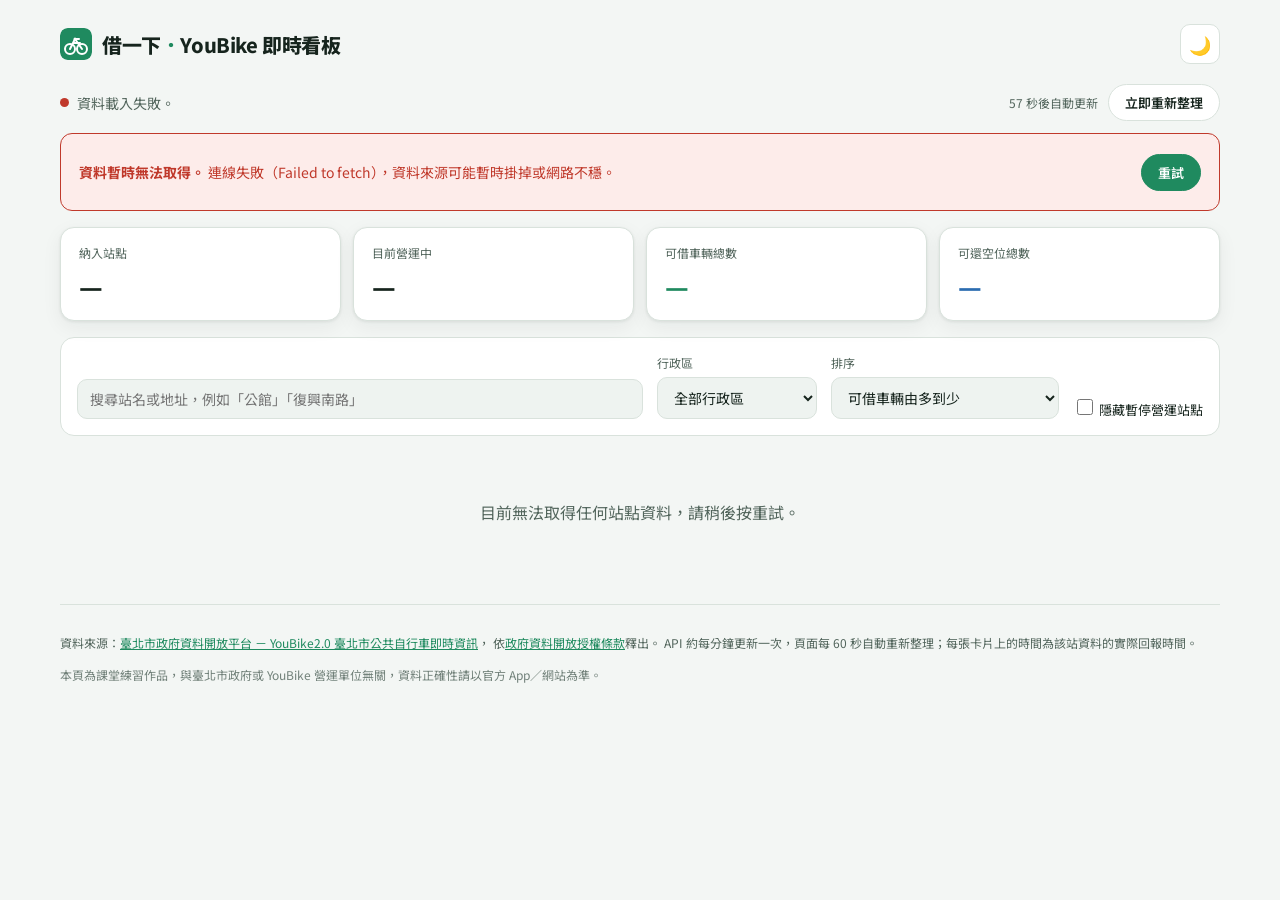
<file: SWP06/index.html>
<!DOCTYPE html>
<html lang="zh-Hant-TW">
<head>
<meta charset="UTF-8" />
<meta name="viewport" content="width=device-width, initial-scale=1.0" />
<title>借一下 · YouBike 即時看板</title>
<meta name="description" content="串接臺北市政府資料開放平台 YouBike2.0 即時資料的資訊看板，顯示各站可借車輛與可還空位。" />
<link rel="icon" type="image/svg+xml" href="favicon.svg" />
<link rel="stylesheet" href="styles.css" />
</head>
<body>
<div class="app-shell">

  <header class="site-header">
    <div class="brand">
      <img src="favicon.svg" alt="" class="brand-mark" />
      <span>借一下<span class="brand-period">．</span>YouBike 即時看板</span>
    </div>
    <button id="theme-toggle" class="icon-btn" type="button" aria-pressed="false" title="切換深色模式">
      <span aria-hidden="true">🌙</span>
      <span class="sr-only">切換深色模式</span>
    </button>
  </header>

  <section class="status-bar" aria-live="polite">
    <div id="status-line" class="status-line status-loading">
      <span class="status-dot" aria-hidden="true"></span>
      <span id="status-text">正在連線臺北市資料開放平台…</span>
    </div>
    <div class="status-actions">
      <span id="refresh-countdown" class="countdown"></span>
      <button id="refresh-btn" class="btn-secondary" type="button">立即重新整理</button>
    </div>
  </section>

  <section id="error-banner" class="error-banner" hidden>
    <p>
      <strong>資料暫時無法取得。</strong>
      <span id="error-detail">可能是來源伺服器忙碌或網路不穩，這不代表站點真的沒有資料。</span>
    </p>
    <button id="retry-btn" class="btn-primary" type="button">重試</button>
  </section>

  <section class="summary-grid" id="summary-grid" aria-label="全市總覽">
    <div class="summary-card">
      <span class="summary-label">納入站點</span>
      <span class="summary-value" id="stat-stations">—</span>
    </div>
    <div class="summary-card">
      <span class="summary-label">目前營運中</span>
      <span class="summary-value" id="stat-active">—</span>
    </div>
    <div class="summary-card accent-bike">
      <span class="summary-label">可借車輛總數</span>
      <span class="summary-value" id="stat-bikes">—</span>
    </div>
    <div class="summary-card accent-dock">
      <span class="summary-label">可還空位總數</span>
      <span class="summary-value" id="stat-docks">—</span>
    </div>
  </section>

  <section class="controls" aria-label="篩選與排序">
    <div class="field search-field">
      <label for="search-input" class="sr-only">搜尋站名或地址</label>
      <input id="search-input" type="search" placeholder="搜尋站名或地址，例如「公館」「復興南路」" autocomplete="off" />
    </div>
    <div class="field">
      <label for="district-select">行政區</label>
      <select id="district-select">
        <option value="">全部行政區</option>
      </select>
    </div>
    <div class="field">
      <label for="sort-select">排序</label>
      <select id="sort-select">
        <option value="bikes-desc">可借車輛由多到少</option>
        <option value="docks-desc">可還空位由多到少</option>
        <option value="bikes-asc">可借車輛由少到多（快沒車）</option>
        <option value="name">站名筆畫</option>
      </select>
    </div>
    <div class="field checkbox-field">
      <label>
        <input id="hide-offline" type="checkbox" />
        隱藏暫停營運站點
      </label>
    </div>
  </section>

  <p id="result-count" class="result-count"></p>

  <main>
    <div id="skeleton-grid" class="station-grid" aria-hidden="true"></div>
    <div id="station-grid" class="station-grid" hidden></div>
    <p id="empty-message" class="empty-message" hidden>找不到符合條件的站點，試試看調整篩選條件。</p>
  </main>

  <footer class="site-footer">
    <p>
      資料來源：<a href="https://data.taipei/dataset/detail?id=c6bc8aed-557d-41d5-bfb1-8da24f78f2fb" target="_blank" rel="noopener noreferrer">臺北市政府資料開放平台 － YouBike2.0 臺北市公共自行車即時資訊</a>，
      依<a href="https://data.taipei/datatermsofuse" target="_blank" rel="noopener noreferrer">政府資料開放授權條款</a>釋出。
      API 約每分鐘更新一次，頁面每 60 秒自動重新整理；每張卡片上的時間為該站資料的實際回報時間。
    </p>
    <p class="disclaimer">本頁為課堂練習作品，與臺北市政府或 YouBike 營運單位無關，資料正確性請以官方 App／網站為準。</p>
  </footer>

</div>
<script src="script.js"></script>
</body>
</html>
</file>
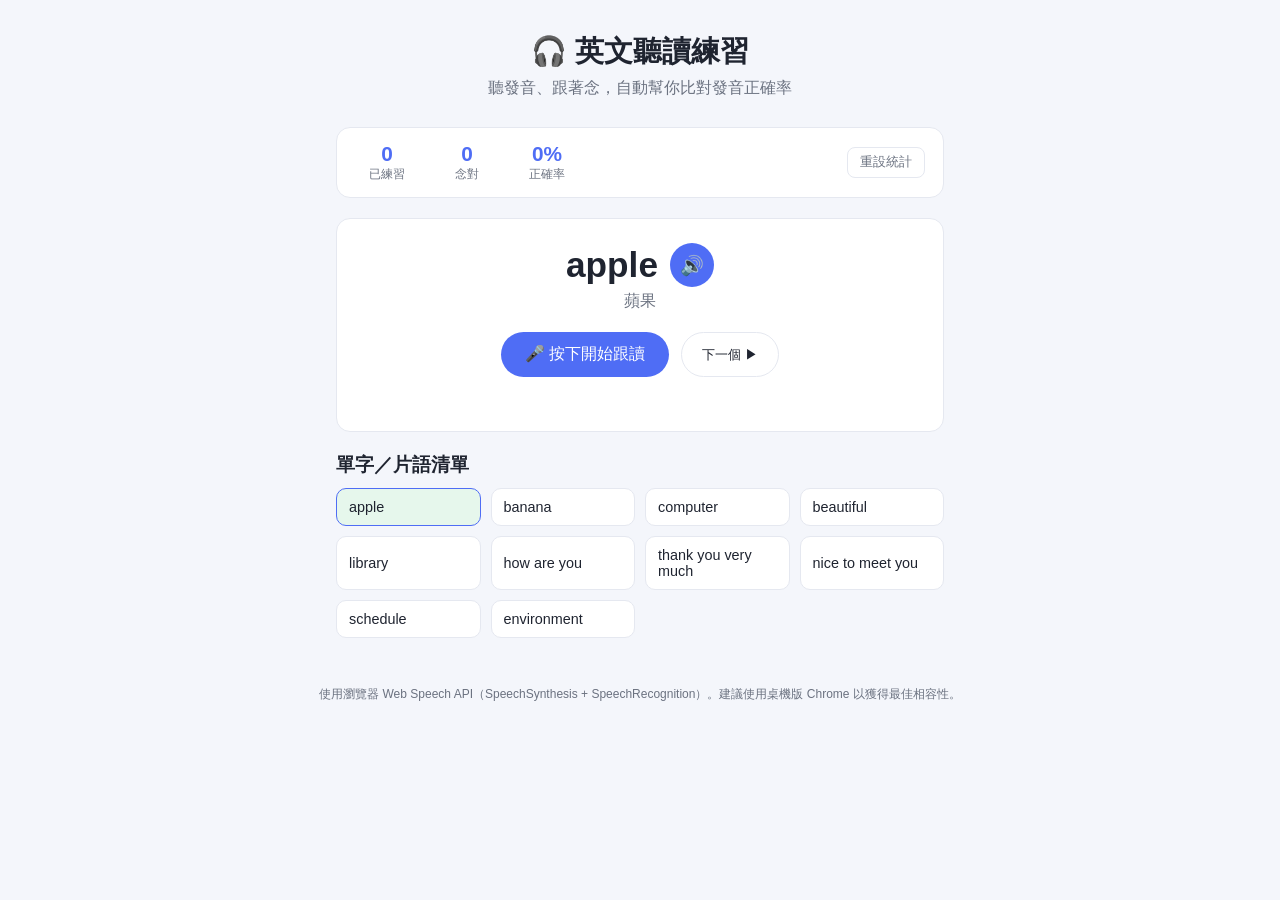
<file: SWP09/index.html>
<!DOCTYPE html>
<html lang="zh-Hant">
<head>
<meta charset="UTF-8">
<meta name="viewport" content="width=device-width, initial-scale=1.0">
<title>英文聽讀練習 APP</title>
<link rel="icon" href="favicon.svg" type="image/svg+xml">
<link rel="stylesheet" href="styles.css">
</head>
<body>
  <header>
    <h1>🎧 英文聽讀練習</h1>
    <p class="subtitle">聽發音、跟著念，自動幫你比對發音正確率</p>
  </header>

  <main>
    <section class="stats-bar" aria-label="練習統計">
      <div class="stat">
        <span class="stat-value" id="statTotal">0</span>
        <span class="stat-label">已練習</span>
      </div>
      <div class="stat">
        <span class="stat-value" id="statCorrect">0</span>
        <span class="stat-label">念對</span>
      </div>
      <div class="stat">
        <span class="stat-value" id="statAccuracy">0%</span>
        <span class="stat-label">正確率</span>
      </div>
      <button id="resetStatsBtn" class="ghost-btn">重設統計</button>
    </section>

    <section class="card" id="practiceCard">
      <div class="word-row">
        <h2 id="currentWord">apple</h2>
        <button id="playBtn" class="icon-btn" title="播放發音" aria-label="播放發音">🔊</button>
      </div>
      <p class="word-meaning" id="currentMeaning">蘋果</p>

      <div class="controls">
        <button id="recordBtn" class="record-btn">🎤 按下開始跟讀</button>
        <button id="nextBtn" class="secondary-btn">下一個 ▶</button>
      </div>

      <div class="result" id="resultBox" hidden>
        <p>你說的是：<span id="heardText">—</span></p>
        <p id="verdict" class="verdict">—</p>
      </div>

      <p id="statusMsg" class="status-msg"></p>
    </section>

    <section class="list-section">
      <h3>單字／片語清單</h3>
      <ul id="wordList" class="word-list"></ul>
    </section>
  </main>

  <footer>
    <p>使用瀏覽器 Web Speech API（SpeechSynthesis + SpeechRecognition）。建議使用桌機版 Chrome 以獲得最佳相容性。</p>
  </footer>

  <script src="script.js"></script>
</body>
</html>
</file>
<file: styles.css>
@import url("https://fonts.googleapis.com/css2?family=Noto+Sans+TC:wght@400;500;600;700;800&display=swap");

:root {
  font-family:
    "Noto Sans TC",
    system-ui,
    -apple-system,
    BlinkMacSystemFont,
    "Segoe UI",
    sans-serif;
  color: #192944;
  background: #eff3f8;
  font-synthesis: none;
  -webkit-font-smoothing: antialiased;
}
* {
  box-sizing: border-box;
}
body {
  margin: 0;
  min-width: 320px;
}
button,
input {
  font: inherit;
}
button {
  cursor: pointer;
}
button:disabled {
  cursor: not-allowed;
}
::selection {
  background: #bed0ff;
  color: #132c6a;
}
:focus-visible {
  outline: 3px solid #7d9cff;
  outline-offset: 3px;
}
.sr-only {
  position: absolute;
  width: 1px;
  height: 1px;
  padding: 0;
  margin: -1px;
  overflow: hidden;
  clip: rect(0, 0, 0, 0);
  white-space: nowrap;
  border: 0;
}
.app-shell {
  min-height: 100vh;
  max-width: 1440px;
  margin: auto;
  padding: 0 64px;
  display: flex;
  flex-direction: column;
}
.topbar {
  height: 104px;
  display: flex;
  align-items: center;
  justify-content: space-between;
}
.brand {
  display: inline-flex;
  align-items: center;
  gap: 12px;
  color: #172844;
  text-decoration: none;
  font-size: 19px;
  font-weight: 800;
  letter-spacing: -0.03em;
}
.brand-dot {
  color: #4b6af0;
}
.brand-mark {
  width: 34px;
  height: 34px;
  border-radius: 10px;
  background: #4265ed;
  display: flex;
  flex-direction: column;
  justify-content: center;
  gap: 4px;
  padding: 9px;
  box-shadow: 0 6px 12px rgba(66, 101, 237, 0.17);
}
.brand-mark span {
  display: block;
  height: 2px;
  border-radius: 4px;
  background: #fff;
}
.brand-mark span:nth-child(2) {
  width: 80%;
}
.brand-mark span:nth-child(3) {
  width: 60%;
}
.topbar-note {
  color: #728099;
  font-size: 12px;
  letter-spacing: 0.08em;
  font-weight: 600;
}
.workspace {
  display: grid;
  grid-template-columns: minmax(300px, 39%) minmax(0, 1fr);
  min-height: 680px;
  background: #fff;
  border-radius: 24px;
  overflow: hidden;
  box-shadow: 0 25px 70px rgba(45, 67, 106, 0.08);
}
.intro-panel {
  position: relative;
  overflow: hidden;
  display: flex;
  flex-direction: column;
  justify-content: space-between;
  min-height: 680px;
  padding: 62px 50px 48px;
  background: #3e5fdf;
  color: #fff;
}
.intro-content,
.progress-block {
  position: relative;
  z-index: 1;
}
.date-line {
  display: flex;
  align-items: center;
  gap: 10px;
  font-size: 13px;
  font-weight: 600;
  letter-spacing: 0.07em;
  color: #e4eaff;
}
.date-indicator {
  height: 8px;
  width: 8px;
  background: #b8cbff;
  border-radius: 50%;
}
.intro-panel h1 {
  font-size: clamp(31px, 3vw, 43px);
  line-height: 1.48;
  letter-spacing: -0.04em;
  font-weight: 800;
  margin: 46px 0 20px;
  white-space: nowrap;
}
.intro-panel h1 span {
  color: #d6e0ff;
}
.intro-description {
  font-size: 14px;
  line-height: 2;
  max-width: 290px;
  margin: 0;
  color: #e7edff;
}
.progress-block {
  max-width: 330px;
}
.progress-heading {
  display: flex;
  align-items: center;
  justify-content: space-between;
  font-size: 13px;
  color: #e9eeff;
}
.progress-heading strong {
  font-size: 25px;
  letter-spacing: -0.04em;
  color: #fff;
  font-variant-numeric: tabular-nums;
}
.progress-track {
  height: 8px;
  background: #7991ed;
  border-radius: 10px;
  margin-top: 15px;
  overflow: hidden;
}
.progress-track span {
  display: block;
  height: 100%;
  width: 0;
  background: #fff;
  border-radius: 10px;
  transition: width 0.35s cubic-bezier(0.2, 0.8, 0.2, 1);
}
.progress-block p {
  font-size: 12px;
  line-height: 1.7;
  color: #dce5ff;
  margin: 13px 0 0;
}
.panel-ornament {
  position: absolute;
  width: 490px;
  height: 490px;
  right: -270px;
  top: 145px;
  border: 1px solid rgba(255, 255, 255, 0.15);
  border-radius: 50%;
  pointer-events: none;
}
.panel-ornament span {
  position: absolute;
  border: 1px solid rgba(255, 255, 255, 0.13);
  border-radius: 50%;
  inset: 38px;
}
.panel-ornament span:nth-child(2) {
  inset: 85px;
}
.panel-ornament span:nth-child(3) {
  inset: 135px;
}
.list-panel {
  padding: 59px 56px 38px;
  display: flex;
  flex-direction: column;
  min-width: 0;
}
.list-heading {
  display: flex;
  align-items: flex-start;
  justify-content: space-between;
  gap: 15px;
}
.section-label {
  margin: 0 0 8px;
  font-size: 12px;
  letter-spacing: 0.08em;
  color: #6c7d97;
  font-weight: 700;
}
.list-heading h2 {
  margin: 0;
  display: flex;
  align-items: center;
  gap: 13px;
  font-size: 29px;
  letter-spacing: -0.04em;
  line-height: 1.4;
}
.task-count {
  min-width: 28px;
  height: 28px;
  padding: 0 7px;
  border-radius: 9px;
  background: #eaf0ff;
  color: #4867dc;
  display: inline-flex;
  align-items: center;
  justify-content: center;
  font-size: 13px;
  letter-spacing: 0;
  font-variant-numeric: tabular-nums;
}
.storage-note {
  display: flex;
  align-items: center;
  gap: 5px;
  color: #7e8ba1;
  font-size: 11px;
  white-space: nowrap;
  margin-top: 5px;
}
.storage-note svg {
  width: 16px;
  height: 16px;
  color: #8ca0bc;
}
.add-form {
  height: 62px;
  margin-top: 38px;
  padding: 6px 6px 6px 18px;
  display: flex;
  align-items: center;
  gap: 10px;
  border: 1.5px solid #dae2ed;
  border-radius: 13px;
  background: #fff;
  transition:
    border-color 0.2s,
    box-shadow 0.2s;
}
.add-form:focus-within {
  border-color: #6682ee;
  box-shadow: 0 0 0 4px #e7edff;
}
.add-icon {
  display: flex;
  color: #7487a5;
}
.add-icon svg {
  width: 22px;
  height: 22px;
}
.add-form input {
  min-width: 0;
  flex: 1;
  border: 0;
  outline: 0;
  background: transparent;
  color: #192944;
  font-size: 14px;
}
.add-form input::placeholder {
  color: #8390a5;
  opacity: 1;
}
.add-form button {
  height: 48px;
  min-width: 88px;
  border: 0;
  border-radius: 9px;
  background: #4163e8;
  color: white;
  font-size: 13px;
  font-weight: 700;
  transition:
    background 0.2s,
    transform 0.2s;
}
.add-form button:hover {
  background: #3150cc;
}
.add-form button:active {
  transform: scale(0.97);
}
.button-arrow {
  font-size: 15px;
  margin-left: 7px;
}
.form-error {
  color: #ad3d42;
  font-size: 12px;
  margin: 8px 0 0;
}
.list-toolbar {
  display: flex;
  align-items: center;
  justify-content: space-between;
  gap: 12px;
  margin-top: 44px;
  padding-bottom: 17px;
  border-bottom: 1px solid #e8edf3;
}
.filters {
  display: flex;
  gap: 23px;
}
.filter {
  border: 0;
  background: none;
  color: #7b899e;
  font-size: 13px;
  font-weight: 600;
  padding: 0;
  transition: color 0.2s;
}
.filter:hover,
.filter.is-active {
  color: #3154d6;
}
.filter.is-active {
  font-weight: 800;
}
.remaining-count {
  font-size: 12px;
  color: #8593a6;
  white-space: nowrap;
  font-variant-numeric: tabular-nums;
}
.task-list {
  list-style: none;
  margin: 0;
  padding: 0;
  flex: 1;
}
.task-item {
  display: flex;
  align-items: center;
  gap: 13px;
  min-height: 70px;
  border-bottom: 1px solid #edf0f5;
  animation: task-in 0.2s ease-out both;
}
.task-toggle {
  flex: 0 0 22px;
  width: 22px;
  height: 22px;
  border: 1.7px solid #a9b7cb;
  border-radius: 7px;
  background: white;
  display: grid;
  place-items: center;
  color: white;
  padding: 0;
  transition:
    background 0.2s,
    border-color 0.2s;
}
.task-toggle:hover {
  border-color: #4163e8;
}
.task-item.is-complete .task-toggle {
  background: #4163e8;
  border-color: #4163e8;
}
.task-toggle svg {
  width: 15px;
  height: 15px;
  opacity: 0;
}
.task-item.is-complete .task-toggle svg {
  opacity: 1;
}
.task-text {
  flex: 1;
  min-width: 0;
  overflow-wrap: anywhere;
  font-size: 14px;
  line-height: 1.6;
  color: #273854;
  transition: color 0.2s;
}
.task-item.is-complete .task-text {
  text-decoration: line-through;
  text-decoration-color: #b5bfd1;
  color: #97a3b4;
}
.delete-task {
  flex: 0 0 32px;
  width: 32px;
  height: 32px;
  display: grid;
  place-items: center;
  border: 0;
  border-radius: 8px;
  background: transparent;
  color: #9ba9bc;
  transition:
    color 0.2s,
    background 0.2s;
}
.delete-task:hover {
  color: #b33e4c;
  background: #fff0f2;
}
.delete-task svg {
  width: 17px;
  height: 17px;
}
.empty-state {
  text-align: center;
  margin: auto;
  padding: 43px 10px 53px;
}
.empty-art {
  height: 124px;
  width: 150px;
  position: relative;
  margin: 0 auto 16px;
}
.empty-paper {
  position: absolute;
  left: 27px;
  top: 9px;
  width: 96px;
  height: 108px;
  border-radius: 11px;
  background: #edf2ff;
  transform: rotate(-7deg);
  box-shadow: 0 9px 22px rgba(69, 92, 151, 0.09);
  padding: 32px 18px;
}
.empty-paper span {
  display: block;
  height: 6px;
  background: #b7c7f2;
  border-radius: 5px;
  margin-bottom: 12px;
}
.empty-paper span:nth-child(2) {
  width: 75%;
}
.empty-paper span:nth-child(3) {
  width: 55%;
}
.empty-check {
  position: absolute;
  right: 9px;
  bottom: 8px;
  width: 43px;
  height: 43px;
  border-radius: 14px;
  display: grid;
  place-items: center;
  background: #4265ed;
  color: white;
  font-size: 24px;
  font-weight: 700;
  box-shadow: 0 8px 18px rgba(66, 101, 237, 0.18);
}
.empty-state h3 {
  font-size: 16px;
  letter-spacing: -0.02em;
  margin: 0 0 9px;
}
.empty-state p {
  font-size: 13px;
  color: #8996aa;
  margin: 0;
  line-height: 1.8;
}
.list-footer {
  display: flex;
  align-items: center;
  justify-content: space-between;
  gap: 10px;
  min-height: 41px;
  padding-top: 24px;
  color: #a2acba;
  font-size: 11px;
}
.list-footer button {
  border: 0;
  background: none;
  color: #6d7f9d;
  font-size: 11px;
  padding: 5px 0;
}
.list-footer button:hover {
  color: #3154d6;
  text-decoration: underline;
  text-underline-offset: 3px;
}
.site-footer {
  display: flex;
  justify-content: space-between;
  gap: 10px;
  padding: 24px 4px 32px;
  color: #9ba8b8;
  font-size: 11px;
  letter-spacing: 0.04em;
}
@keyframes task-in {
  from {
    opacity: 0;
    transform: translateY(5px);
  }
  to {
    opacity: 1;
    transform: translateY(0);
  }
}
@media (prefers-reduced-motion: reduce) {
  *,
  *::before,
  *::after {
    animation-duration: 0.01ms !important;
    transition-duration: 0.01ms !important;
    scroll-behavior: auto !important;
  }
}
@media (max-width: 1100px) {
  .app-shell {
    padding: 0 28px;
  }
  .list-panel {
    padding: 50px 36px 34px;
  }
  .intro-panel {
    padding: 54px 38px 40px;
  }
  .storage-note {
    display: none;
  }
}
@media (max-width: 760px) {
  .app-shell {
    padding: 0 16px;
  }
  .topbar {
    height: 74px;
  }
  .topbar-note {
    display: none;
  }
  .workspace {
    display: block;
    min-height: 0;
    border-radius: 19px;
  }
  .intro-panel {
    min-height: 0;
    padding: 28px 28px 26px;
  }
  .intro-panel h1 {
    font-size: 29px;
    margin: 24px 0 10px;
  }
  .intro-description {
    font-size: 12px;
    line-height: 1.8;
    max-width: 100%;
  }
  .progress-block {
    margin-top: 26px;
    max-width: none;
  }
  .progress-heading strong {
    font-size: 20px;
  }
  .progress-track {
    margin-top: 9px;
  }
  .progress-block p {
    margin-top: 9px;
  }
  .panel-ornament {
    width: 330px;
    height: 330px;
    right: -220px;
    top: -80px;
  }
  .list-panel {
    min-height: 480px;
    padding: 30px 24px 24px;
  }
  .list-heading h2 {
    font-size: 25px;
  }
  .add-form {
    margin-top: 27px;
  }
  .list-toolbar {
    margin-top: 32px;
  }
  .site-footer {
    padding: 20px 4px 24px;
  }
}
@media (max-width: 400px) {
  .list-panel {
    padding: 27px 18px 21px;
  }
  .filters {
    gap: 15px;
  }
  .filter,
  .remaining-count {
    font-size: 11px;
  }
  .add-form button {
    min-width: 69px;
  }
  .button-arrow {
    display: none;
  }
}
.edit-task {
  flex: 0 0 32px;
  width: 32px;
  height: 32px;
  display: grid;
  place-items: center;
  border: 0;
  border-radius: 8px;
  background: transparent;
  color: #9ba9bc;
  transition:
    color 0.2s,
    background 0.2s;
}
.edit-task:hover {
  color: #3154d6;
  background: #edf2ff;
}
.edit-task svg {
  width: 17px;
  height: 17px;
}
.task-edit-input {
  flex: 1;
  min-width: 0;
  height: 38px;
  padding: 0 10px;
  border: 1.5px solid #6682ee;
  border-radius: 7px;
  outline: 0;
  color: #273854;
  background: #fff;
}
.task-edit-input:focus {
  box-shadow: 0 0 0 3px #e7edff;
}
/* Expanded task controls */
[hidden] {
  display: none !important;
}
.top-actions {
  display: flex;
  align-items: center;
  gap: 9px;
}
.top-action {
  border: 1px solid #d9e2ef;
  background: #fff;
  color: #4c6081;
  border-radius: 10px;
  min-height: 36px;
  padding: 0 12px;
  font-size: 12px;
  font-weight: 700;
  transition:
    background 0.2s,
    color 0.2s,
    border-color 0.2s;
}
.top-action:hover {
  background: #eaf0ff;
  color: #3154d6;
  border-color: #c8d5f6;
}
#theme-toggle {
  width: 38px;
  padding: 0;
  font-size: 20px;
  line-height: 1;
}
.add-icon {
  font-size: 22px;
  line-height: 1;
  font-weight: 300;
}
.list-panel {
  min-width: 0;
}
.list-toolbar {
  gap: 12px;
}
.filters {
  gap: 17px;
  flex-wrap: wrap;
}
.filter {
  white-space: nowrap;
}
.tool-row {
  display: grid;
  grid-template-columns: repeat(3, minmax(0, 1fr));
  gap: 8px;
  margin-top: 19px;
}
.tool-row select,
.search-wrap {
  min-width: 0;
  height: 39px;
  border: 1px solid #e0e6ef;
  border-radius: 9px;
  background: #f8faff;
  color: #52647f;
  font-size: 11px;
  font-weight: 600;
}
.tool-row select {
  padding: 0 8px;
}
.search-wrap {
  grid-column: 1/-1;
  display: flex;
  align-items: center;
  gap: 8px;
  padding: 0 11px;
}
.search-wrap svg {
  width: 16px;
  height: 16px;
  flex: none;
  color: #8292aa;
}
.search-wrap input {
  width: 100%;
  min-width: 0;
  border: 0;
  background: transparent;
  outline: 0;
  color: #253753;
  font-size: 12px;
}
.search-wrap input::placeholder {
  color: #8d9aaf;
}
.selection-row {
  min-height: 38px;
  display: flex;
  align-items: center;
  gap: 12px;
  padding: 5px 0;
}
.link-button,
.batch-actions button {
  border: 0;
  background: none;
  padding: 3px 0;
  color: #6480a7;
  font-size: 11px;
  font-weight: 700;
}
.link-button:hover,
.batch-actions button:hover {
  color: #3154d6;
}
.batch-actions {
  display: flex;
  align-items: center;
  gap: 12px;
  flex-wrap: wrap;
}
.batch-actions span {
  color: #8794a8;
  font-size: 11px;
}
.batch-actions button:disabled {
  opacity: 0.45;
}
.batch-actions .danger-text,
.danger-text {
  color: #bd4855 !important;
}
.task-item {
  position: relative;
  gap: 12px;
  padding: 10px 0;
  min-height: 74px;
}
.batch-checkbox {
  width: 17px;
  height: 17px;
  flex: none;
  accent-color: #4163e8;
  cursor: pointer;
}
.task-main {
  flex: 1;
  min-width: 0;
  display: flex;
  flex-direction: column;
  align-items: flex-start;
  justify-content: center;
  gap: 4px;
  border: 0;
  background: none;
  text-align: left;
  padding: 4px 0;
  color: inherit;
}
.task-main:hover .task-text {
  color: #3154d6;
}
.task-main .task-text {
  width: 100%;
  transition: color 0.2s;
}
.task-meta {
  display: flex;
  gap: 5px;
  flex-wrap: wrap;
}
.task-badge {
  font-size: 10px;
  font-weight: 650;
  line-height: 1.5;
  color: #6d7f9b;
  background: #f0f3f8;
  border-radius: 5px;
  padding: 2px 5px;
  white-space: nowrap;
}
.badge-high,
.badge-overdue {
  color: #ad4351;
  background: #fff0f2;
}
.badge-medium {
  color: #926223;
  background: #fff6e8;
}
.badge-low,
.badge-category {
  color: #4d679d;
  background: #edf2fc;
}
.badge-pin {
  color: #3e5fdf;
  background: #eaf0ff;
}
.more-task {
  flex: 0 0 32px;
  width: 32px;
  height: 32px;
  display: grid;
  place-items: center;
  border: 0;
  border-radius: 8px;
  background: transparent;
  color: #9ba9bc;
}
.more-task:hover,
.more-task[aria-expanded="true"] {
  background: #edf2ff;
  color: #3154d6;
}
.more-task svg {
  width: 18px;
  height: 18px;
}
.task-menu {
  position: absolute;
  right: 2px;
  top: 55px;
  z-index: 5;
  width: 138px;
  padding: 6px;
  background: #fff;
  border: 1px solid #dfe7f2;
  border-radius: 11px;
  box-shadow: 0 14px 32px rgba(30, 52, 94, 0.16);
}
.task-menu:not([hidden]) {
  display: grid;
}
.task-menu button {
  width: 100%;
  border: 0;
  background: transparent;
  border-radius: 6px;
  text-align: left;
  padding: 8px 9px;
  font-size: 12px;
  color: #40516d;
}
.task-menu button:hover {
  background: #f0f4fb;
}
.task-item.is-archived {
  opacity: 0.76;
}
.task-item.is-archived .task-toggle {
  cursor: default;
}
.task-item.is-complete .task-main .task-text {
  color: #97a3b4;
}
.task-item.is-complete .task-main:hover .task-text {
  color: #3154d6;
}
.shortcut-hint {
  margin-left: auto;
}
.task-dialog {
  width: min(560px, calc(100vw - 28px));
  max-height: min(90vh, 850px);
  border: 0;
  border-radius: 20px;
  padding: 0;
  box-shadow: 0 30px 90px rgba(20, 36, 67, 0.28);
  color: #20314e;
  background: #fff;
}
.task-dialog::backdrop {
  background: rgba(23, 38, 66, 0.48);
}
.detail-form {
  padding: 29px 30px;
  display: grid;
  gap: 18px;
  max-height: 90vh;
  overflow: auto;
}
.dialog-heading {
  display: flex;
  align-items: flex-start;
  justify-content: space-between;
}
.dialog-heading h2 {
  font-size: 23px;
  letter-spacing: -0.03em;
  margin: 0;
}
.icon-button {
  width: 32px;
  height: 32px;
  border: 0;
  background: #f1f4f9;
  border-radius: 8px;
  color: #61728c;
  font-size: 23px;
  line-height: 1;
}
.field {
  display: grid;
  gap: 7px;
  font-size: 12px;
  font-weight: 700;
  color: #62718a;
}
.field input,
.field select,
.field textarea,
.subtask-add input {
  width: 100%;
  min-width: 0;
  border: 1px solid #dce4ef;
  border-radius: 9px;
  background: #fff;
  color: #253753;
  font: inherit;
  font-size: 13px;
  padding: 10px 11px;
  outline: 0;
}
.field input:focus,
.field select:focus,
.field textarea:focus,
.subtask-add input:focus {
  border-color: #6682ee;
  box-shadow: 0 0 0 3px #e7edff;
}
.field textarea {
  resize: vertical;
  line-height: 1.6;
}
.field-grid {
  display: grid;
  grid-template-columns: 1fr 1fr;
  gap: 12px;
}
.subtask-section {
  border-top: 1px solid #e8edf3;
  padding-top: 14px;
}
.subtask-heading {
  display: flex;
  justify-content: space-between;
  align-items: center;
  font-size: 13px;
  margin-bottom: 9px;
}
.subtask-heading span {
  color: #8290a4;
  font-size: 11px;
}
.subtask-section ul {
  list-style: none;
  margin: 0;
  padding: 0;
}
.subtask-section li {
  display: flex;
  align-items: center;
  gap: 10px;
  min-height: 36px;
  border-bottom: 1px solid #eef1f5;
  font-size: 12px;
  color: #3d4c65;
}
.subtask-section li input {
  accent-color: #4163e8;
}
.subtask-section li span {
  flex: 1;
  overflow-wrap: anywhere;
}
.subtask-section li span.is-complete {
  text-decoration: line-through;
  color: #95a1b3;
}
.subtask-remove {
  width: 26px;
  height: 26px;
  display: grid;
  place-items: center;
  border: 0;
  background: transparent;
  color: #a4afbf;
}
.subtask-remove:hover {
  color: #b33e4c;
}
.subtask-remove svg {
  width: 14px;
  height: 14px;
}
.subtask-add {
  display: flex;
  gap: 7px;
  margin-top: 10px;
}
.subtask-add button {
  border: 0;
  background: #eaf0ff;
  color: #3454cc;
  border-radius: 8px;
  padding: 0 14px;
  font-size: 12px;
  font-weight: 700;
  white-space: nowrap;
}
.dialog-actions {
  display: flex;
  justify-content: flex-end;
  gap: 8px;
  margin-top: 4px;
}
.dialog-actions button {
  height: 39px;
  border-radius: 9px;
  padding: 0 18px;
  font-size: 12px;
  font-weight: 700;
}
.secondary-button {
  border: 1px solid #dce4ef;
  background: #fff;
  color: #536780;
}
.primary-button {
  border: 0;
  background: #4163e8;
  color: #fff;
}
.primary-button:hover {
  background: #3150cc;
}
.toast {
  position: fixed;
  right: 22px;
  bottom: 22px;
  z-index: 30;
  display: flex;
  align-items: center;
  gap: 13px;
  max-width: min(420px, calc(100vw - 32px));
  padding: 12px 14px;
  border-radius: 11px;
  background: #203553;
  color: #fff;
  box-shadow: 0 15px 35px rgba(18, 32, 58, 0.25);
  font-size: 12px;
}
.toast span {
  overflow-wrap: anywhere;
}
.toast button {
  border: 0;
  background: transparent;
  color: #bfd0ff;
  font-size: 12px;
  font-weight: 800;
  white-space: nowrap;
}
.toast #dismiss-toast {
  font-size: 20px;
  font-weight: 400;
  line-height: 1;
}
@media (max-width: 1100px) {
  .filters {
    gap: 12px;
  }
  .remaining-count {
    display: none;
  }
  .tool-row select {
    font-size: 10px;
  }
  .topbar-note {
    display: none;
  }
}
@media (max-width: 760px) {
  .topbar {
    gap: 12px;
  }
  .top-actions {
    gap: 5px;
  }
  .top-action {
    font-size: 10px;
    padding: 0 8px;
    min-height: 32px;
  }
  #theme-toggle {
    width: 32px;
    font-size: 18px;
  }
  .list-toolbar {
    margin-top: 28px;
  }
  .filters {
    gap: 12px;
  }
  .filter {
    font-size: 11px;
  }
  .tool-row {
    margin-top: 15px;
  }
  .selection-row {
    align-items: flex-start;
    flex-direction: column;
    gap: 3px;
  }
  .batch-actions {
    gap: 10px;
  }
  .task-menu {
    top: 54px;
  }
  .shortcut-hint {
    display: none;
  }
  .site-footer {
    justify-content: space-between;
  }
  .detail-form {
    padding: 22px 20px;
  }
}
@media (max-width: 400px) {
  .brand {
    font-size: 16px;
    gap: 7px;
  }
  .brand-mark {
    width: 30px;
    height: 30px;
  }
  .top-action.text-action {
    font-size: 0;
    padding: 0 6px;
  }
  .top-action.text-action::first-letter {
    font-size: 0;
  }
  #export-button::after {
    content: "匯出";
    font-size: 10px;
  }
  #import-button::after {
    content: "匯入";
    font-size: 10px;
  }
  .filters {
    gap: 9px;
  }
  .filter {
    font-size: 10px;
  }
  .tool-row {
    grid-template-columns: 1fr 1fr;
  }
  .search-wrap {
    grid-column: 1/-1;
  }
  #sort-select {
    grid-column: 1/-1;
  }
  .field-grid {
    grid-template-columns: 1fr;
  }
}
:root[data-theme="dark"] {
  color: #e7eeff;
  background: #17223b;
}
:root[data-theme="dark"] .workspace,
:root[data-theme="dark"] .list-panel,
:root[data-theme="dark"] .task-dialog {
  background: #202d46;
  color: #e7eeff;
}
:root[data-theme="dark"] .brand {
  color: #e7eeff;
}
:root[data-theme="dark"] .site-footer,
:root[data-theme="dark"] .section-label,
:root[data-theme="dark"] .remaining-count,
:root[data-theme="dark"] .storage-note {
  color: #a8b6ce;
}
:root[data-theme="dark"] .add-form,
:root[data-theme="dark"] .top-action,
:root[data-theme="dark"] .tool-row select,
:root[data-theme="dark"] .search-wrap,
:root[data-theme="dark"] .field input,
:root[data-theme="dark"] .field select,
:root[data-theme="dark"] .field textarea,
:root[data-theme="dark"] .subtask-add input,
:root[data-theme="dark"] .secondary-button,
:root[data-theme="dark"] .task-menu {
  background: #293852;
  color: #e7eeff;
  border-color: #40516f;
}
:root[data-theme="dark"] .add-form input,
:root[data-theme="dark"] .search-wrap input {
  color: #e7eeff;
}
:root[data-theme="dark"] .task-text,
:root[data-theme="dark"] .subtask-section li {
  color: #e1e9f9;
}
:root[data-theme="dark"] .task-item,
:root[data-theme="dark"] .list-toolbar,
:root[data-theme="dark"] .subtask-section,
:root[data-theme="dark"] .subtask-section li {
  border-color: #3b4a66;
}
:root[data-theme="dark"] .task-toggle {
  background: #293852;
  border-color: #7384a3;
}
:root[data-theme="dark"] .task-item.is-complete .task-toggle {
  background: #4163e8;
  border-color: #4163e8;
}
:root[data-theme="dark"] .task-badge {
  background: #334461;
  color: #c5d3eb;
}
:root[data-theme="dark"] .task-menu button {
  color: #e7eeff;
}
:root[data-theme="dark"] .task-menu button:hover,
:root[data-theme="dark"] .more-task:hover {
  background: #344563;
}
:root[data-theme="dark"] .empty-state p,
:root[data-theme="dark"] .list-footer,
:root[data-theme="dark"] .field {
  color: #abb9d1;
}
:root[data-theme="dark"] .task-count {
  background: #344a88;
  color: #dbe4ff;
}
:root[data-theme="dark"] .icon-button {
  background: #344563;
  color: #dce7ff;
}
:root[data-theme="dark"] .toast {
  background: #0f1b31;
}
#theme-toggle {
  display: grid;
  place-items: center;
}
#theme-toggle svg {
  width: 18px;
  height: 18px;
}
</file>
<file: SWP06/styles.css>
@import url("https://fonts.googleapis.com/css2?family=Noto+Sans+TC:wght@400;500;600;700;800&display=swap");

:root {
  color-scheme: light;
  --bg: #f3f6f4;
  --surface: #ffffff;
  --surface-alt: #eef3f0;
  --text: #16241d;
  --text-dim: #52655c;
  --border: #d9e2dc;
  --accent: #1f8a5f;
  --accent-dark: #156b48;
  --bike: #1f8a5f;
  --dock: #2b6cb0;
  --warn: #c9821c;
  --danger: #c0392b;
  --danger-bg: #fdecea;
  --shadow: 0 1px 3px rgba(22, 36, 29, 0.08), 0 6px 20px rgba(22, 36, 29, 0.06);
  font-family: "Noto Sans TC", system-ui, -apple-system, BlinkMacSystemFont, "Segoe UI", sans-serif;
  -webkit-font-smoothing: antialiased;
}

:root[data-theme="dark"] {
  color-scheme: dark;
  --bg: #121815;
  --surface: #1a221d;
  --surface-alt: #202a24;
  --text: #e8f1ec;
  --text-dim: #9db2a7;
  --border: #2d3933;
  --accent: #3fbf86;
  --accent-dark: #2f9c6b;
  --bike: #3fbf86;
  --dock: #5b9bd8;
  --warn: #e0a940;
  --danger: #e8685b;
  --danger-bg: #3a2220;
  --shadow: 0 1px 3px rgba(0, 0, 0, 0.3), 0 6px 20px rgba(0, 0, 0, 0.25);
}

* {
  box-sizing: border-box;
}

body {
  margin: 0;
  min-width: 320px;
  background: var(--bg);
  color: var(--text);
}

button,
input,
select {
  font: inherit;
  color: inherit;
}

button {
  cursor: pointer;
}

[hidden] {
  display: none !important;
}

.sr-only {
  position: absolute;
  width: 1px;
  height: 1px;
  padding: 0;
  margin: -1px;
  overflow: hidden;
  clip: rect(0, 0, 0, 0);
  white-space: nowrap;
  border: 0;
}

:focus-visible {
  outline: 3px solid var(--accent);
  outline-offset: 2px;
}

.app-shell {
  max-width: 1200px;
  margin: 0 auto;
  padding: 0 20px 48px;
}

/* Header */
.site-header {
  display: flex;
  align-items: center;
  justify-content: space-between;
  gap: 16px;
  padding: 24px 0 8px;
}

.brand {
  display: inline-flex;
  align-items: center;
  gap: 10px;
  font-size: 20px;
  font-weight: 800;
  letter-spacing: -0.02em;
}

.brand-mark {
  width: 32px;
  height: 32px;
  border-radius: 8px;
}

.brand-period {
  color: var(--accent);
}

.icon-btn {
  border: 1px solid var(--border);
  background: var(--surface);
  border-radius: 10px;
  width: 40px;
  height: 40px;
  display: inline-flex;
  align-items: center;
  justify-content: center;
  font-size: 18px;
}

/* Status bar */
.status-bar {
  display: flex;
  align-items: center;
  justify-content: space-between;
  flex-wrap: wrap;
  gap: 12px;
  margin: 12px 0;
}

.status-line {
  display: inline-flex;
  align-items: center;
  gap: 8px;
  font-size: 14px;
  color: var(--text-dim);
}

.status-dot {
  width: 9px;
  height: 9px;
  border-radius: 50%;
  background: var(--text-dim);
}

.status-loading .status-dot {
  background: var(--warn);
  animation: pulse 1.2s ease-in-out infinite;
}

.status-ok .status-dot {
  background: var(--accent);
}

.status-error .status-dot {
  background: var(--danger);
}

@keyframes pulse {
  0%, 100% { opacity: 1; }
  50% { opacity: 0.35; }
}

.status-actions {
  display: inline-flex;
  align-items: center;
  gap: 10px;
}

.countdown {
  font-size: 12px;
  color: var(--text-dim);
  font-variant-numeric: tabular-nums;
}

.btn-secondary,
.btn-primary {
  border-radius: 999px;
  padding: 8px 16px;
  font-size: 13px;
  font-weight: 600;
  border: 1px solid var(--border);
  background: var(--surface);
}

.btn-primary {
  background: var(--accent);
  border-color: var(--accent);
  color: #fff;
}

/* Error banner */
.error-banner {
  display: flex;
  align-items: center;
  justify-content: space-between;
  gap: 16px;
  flex-wrap: wrap;
  background: var(--danger-bg);
  border: 1px solid var(--danger);
  color: var(--danger);
  border-radius: 12px;
  padding: 14px 18px;
  margin-bottom: 16px;
  font-size: 14px;
}

.error-banner strong {
  color: var(--danger);
}

/* Summary */
.summary-grid {
  display: grid;
  grid-template-columns: repeat(4, 1fr);
  gap: 12px;
  margin: 16px 0;
}

.summary-card {
  background: var(--surface);
  border: 1px solid var(--border);
  border-radius: 14px;
  padding: 16px 18px;
  display: flex;
  flex-direction: column;
  gap: 6px;
  box-shadow: var(--shadow);
}

.summary-label {
  font-size: 12px;
  color: var(--text-dim);
}

.summary-value {
  font-size: 26px;
  font-weight: 800;
  font-variant-numeric: tabular-nums;
}

.accent-bike .summary-value {
  color: var(--bike);
}

.accent-dock .summary-value {
  color: var(--dock);
}

/* Controls */
.controls {
  display: flex;
  flex-wrap: wrap;
  gap: 14px;
  align-items: end;
  background: var(--surface);
  border: 1px solid var(--border);
  border-radius: 14px;
  padding: 16px;
  margin-bottom: 8px;
}

.field {
  display: flex;
  flex-direction: column;
  gap: 6px;
  font-size: 12px;
  color: var(--text-dim);
}

.field select,
.field input[type="search"] {
  border: 1px solid var(--border);
  background: var(--surface-alt);
  border-radius: 10px;
  padding: 9px 12px;
  font-size: 14px;
  color: var(--text);
  min-width: 160px;
}

.search-field {
  flex: 1 1 240px;
}

.search-field input {
  width: 100%;
}

.checkbox-field {
  flex-direction: row;
  align-items: center;
  gap: 8px;
  font-size: 13px;
  color: var(--text);
}

.checkbox-field input {
  width: 16px;
  height: 16px;
}

.result-count {
  font-size: 13px;
  color: var(--text-dim);
  margin: 4px 2px 16px;
}

/* Station grid */
.station-grid {
  display: grid;
  grid-template-columns: repeat(auto-fill, minmax(260px, 1fr));
  gap: 14px;
}

.station-card {
  background: var(--surface);
  border: 1px solid var(--border);
  border-radius: 14px;
  padding: 16px;
  box-shadow: var(--shadow);
  display: flex;
  flex-direction: column;
  gap: 10px;
}

.station-card.offline {
  opacity: 0.6;
}

.station-name {
  font-weight: 700;
  font-size: 15px;
  line-height: 1.4;
}

.station-meta {
  display: flex;
  align-items: center;
  gap: 8px;
  flex-wrap: wrap;
}

.district-tag {
  font-size: 11px;
  font-weight: 600;
  background: var(--surface-alt);
  color: var(--text-dim);
  border-radius: 999px;
  padding: 3px 10px;
}

.offline-tag {
  font-size: 11px;
  font-weight: 700;
  background: var(--danger-bg);
  color: var(--danger);
  border-radius: 999px;
  padding: 3px 10px;
}

.station-address {
  font-size: 12.5px;
  color: var(--text-dim);
}

.gauge-row {
  display: flex;
  flex-direction: column;
  gap: 8px;
}

.gauge {
  display: flex;
  align-items: center;
  gap: 8px;
  font-size: 12.5px;
}

.gauge-label {
  width: 56px;
  flex-shrink: 0;
  color: var(--text-dim);
}

.gauge-track {
  flex: 1;
  height: 8px;
  border-radius: 999px;
  background: var(--surface-alt);
  overflow: hidden;
}

.gauge-fill {
  height: 100%;
  border-radius: 999px;
}

.gauge-fill.bike {
  background: var(--bike);
}

.gauge-fill.dock {
  background: var(--dock);
}

.gauge-fill.low {
  background: var(--warn);
}

.gauge-fill.empty {
  background: var(--danger);
}

.gauge-value {
  width: 30px;
  text-align: right;
  font-weight: 700;
  font-variant-numeric: tabular-nums;
}

.station-footer {
  display: flex;
  align-items: center;
  justify-content: space-between;
  font-size: 11.5px;
  color: var(--text-dim);
}

.station-footer a {
  color: var(--accent);
  text-decoration: none;
  font-weight: 600;
}

.station-footer a:hover {
  text-decoration: underline;
}

/* Skeleton */
.skeleton-card {
  background: var(--surface);
  border: 1px solid var(--border);
  border-radius: 14px;
  padding: 16px;
  height: 148px;
  display: flex;
  flex-direction: column;
  gap: 10px;
}

.skeleton-line {
  background: linear-gradient(90deg, var(--surface-alt) 25%, var(--border) 37%, var(--surface-alt) 63%);
  background-size: 400% 100%;
  animation: shimmer 1.4s ease infinite;
  border-radius: 6px;
  height: 12px;
}

.skeleton-line.wide {
  width: 70%;
  height: 16px;
}

.skeleton-line.mid {
  width: 50%;
}

@keyframes shimmer {
  0% { background-position: 100% 0; }
  100% { background-position: -100% 0; }
}

.empty-message {
  text-align: center;
  color: var(--text-dim);
  padding: 48px 0;
}

/* Footer */
.site-footer {
  margin-top: 32px;
  padding-top: 16px;
  border-top: 1px solid var(--border);
  font-size: 12px;
  color: var(--text-dim);
  line-height: 1.7;
}

.site-footer a {
  color: var(--accent);
}

.disclaimer {
  opacity: 0.8;
}

@media (max-width: 720px) {
  .summary-grid {
    grid-template-columns: repeat(2, 1fr);
  }
  .controls {
    flex-direction: column;
    align-items: stretch;
  }
  .field select,
  .field input[type="search"] {
    width: 100%;
  }
}
</file>
<file: SWP09/styles.css>
:root {
  --bg: #f4f6fb;
  --card-bg: #ffffff;
  --text: #1f2430;
  --muted: #6b7280;
  --primary: #4f6df5;
  --primary-dark: #3a53d0;
  --correct: #1f9d55;
  --correct-bg: #e6f7ec;
  --wrong: #d64545;
  --wrong-bg: #fdecec;
  --border: #e5e8f0;
  --radius: 14px;
}

@media (prefers-color-scheme: dark) {
  :root {
    --bg: #14161f;
    --card-bg: #1e212e;
    --text: #edf0f7;
    --muted: #9aa1b2;
    --primary: #6c86ff;
    --primary-dark: #8396ff;
    --correct: #4fd87b;
    --correct-bg: #14321f;
    --wrong: #ff7a7a;
    --wrong-bg: #371a1a;
    --border: #2b2f40;
  }
}

* { box-sizing: border-box; }

body {
  margin: 0;
  background: var(--bg);
  color: var(--text);
  font-family: -apple-system, BlinkMacSystemFont, "Segoe UI", "PingFang TC", "Microsoft JhengHei", sans-serif;
  min-height: 100vh;
}

header {
  padding: 32px 16px 12px;
  text-align: center;
}

header h1 {
  margin: 0 0 6px;
  font-size: 1.8rem;
}

.subtitle {
  margin: 0;
  color: var(--muted);
}

main {
  max-width: 640px;
  margin: 0 auto;
  padding: 16px;
  display: flex;
  flex-direction: column;
  gap: 20px;
}

.stats-bar {
  display: flex;
  align-items: center;
  gap: 16px;
  background: var(--card-bg);
  border: 1px solid var(--border);
  border-radius: var(--radius);
  padding: 14px 18px;
  flex-wrap: wrap;
}

.stat {
  display: flex;
  flex-direction: column;
  align-items: center;
  min-width: 64px;
}

.stat-value {
  font-size: 1.3rem;
  font-weight: 700;
  color: var(--primary);
}

.stat-label {
  font-size: 0.75rem;
  color: var(--muted);
}

.ghost-btn {
  margin-left: auto;
  background: none;
  border: 1px solid var(--border);
  color: var(--muted);
  border-radius: 8px;
  padding: 6px 12px;
  cursor: pointer;
  font-size: 0.8rem;
}

.ghost-btn:hover { border-color: var(--primary); color: var(--primary); }

.card {
  background: var(--card-bg);
  border: 1px solid var(--border);
  border-radius: var(--radius);
  padding: 24px;
  text-align: center;
}

.word-row {
  display: flex;
  align-items: center;
  justify-content: center;
  gap: 12px;
}

.word-row h2 {
  margin: 0;
  font-size: 2.2rem;
}

.icon-btn {
  background: var(--primary);
  color: white;
  border: none;
  border-radius: 50%;
  width: 44px;
  height: 44px;
  font-size: 1.2rem;
  cursor: pointer;
  flex-shrink: 0;
}

.icon-btn:hover { background: var(--primary-dark); }

.word-meaning {
  color: var(--muted);
  margin: 4px 0 20px;
}

.controls {
  display: flex;
  justify-content: center;
  gap: 12px;
  flex-wrap: wrap;
}

.record-btn {
  background: var(--primary);
  color: white;
  border: none;
  border-radius: 999px;
  padding: 12px 24px;
  font-size: 1rem;
  cursor: pointer;
}

.record-btn:hover { background: var(--primary-dark); }

.record-btn.recording {
  background: var(--wrong);
  animation: pulse 1.2s infinite;
}

@keyframes pulse {
  0% { box-shadow: 0 0 0 0 rgba(214,69,69,0.4); }
  70% { box-shadow: 0 0 0 12px rgba(214,69,69,0); }
  100% { box-shadow: 0 0 0 0 rgba(214,69,69,0); }
}

.secondary-btn {
  background: none;
  border: 1px solid var(--border);
  color: var(--text);
  border-radius: 999px;
  padding: 12px 20px;
  cursor: pointer;
}

.secondary-btn:hover { border-color: var(--primary); color: var(--primary); }

.result {
  margin-top: 18px;
  padding: 14px;
  border-radius: 10px;
  background: var(--bg);
}

.verdict {
  font-weight: 700;
  font-size: 1.1rem;
}

.verdict.correct { color: var(--correct); }
.verdict.wrong { color: var(--wrong); }

.status-msg {
  min-height: 20px;
  color: var(--muted);
  font-size: 0.85rem;
  margin: 10px 0 0;
}

.list-section h3 {
  margin: 0 0 10px;
}

.word-list {
  list-style: none;
  margin: 0;
  padding: 0;
  display: grid;
  grid-template-columns: repeat(auto-fill, minmax(140px, 1fr));
  gap: 10px;
}

.word-list li {
  background: var(--card-bg);
  border: 1px solid var(--border);
  border-radius: 10px;
  padding: 10px 12px;
  display: flex;
  justify-content: space-between;
  align-items: center;
  cursor: pointer;
  font-size: 0.9rem;
}

.word-list li:hover { border-color: var(--primary); }

.word-list li.active {
  border-color: var(--primary);
  background: var(--correct-bg);
}

.word-list li .mark {
  font-size: 0.85rem;
}

.word-list li .mark.correct { color: var(--correct); }
.word-list li .mark.wrong { color: var(--wrong); }

footer {
  text-align: center;
  color: var(--muted);
  font-size: 0.75rem;
  padding: 20px 16px 40px;
}
</file>
